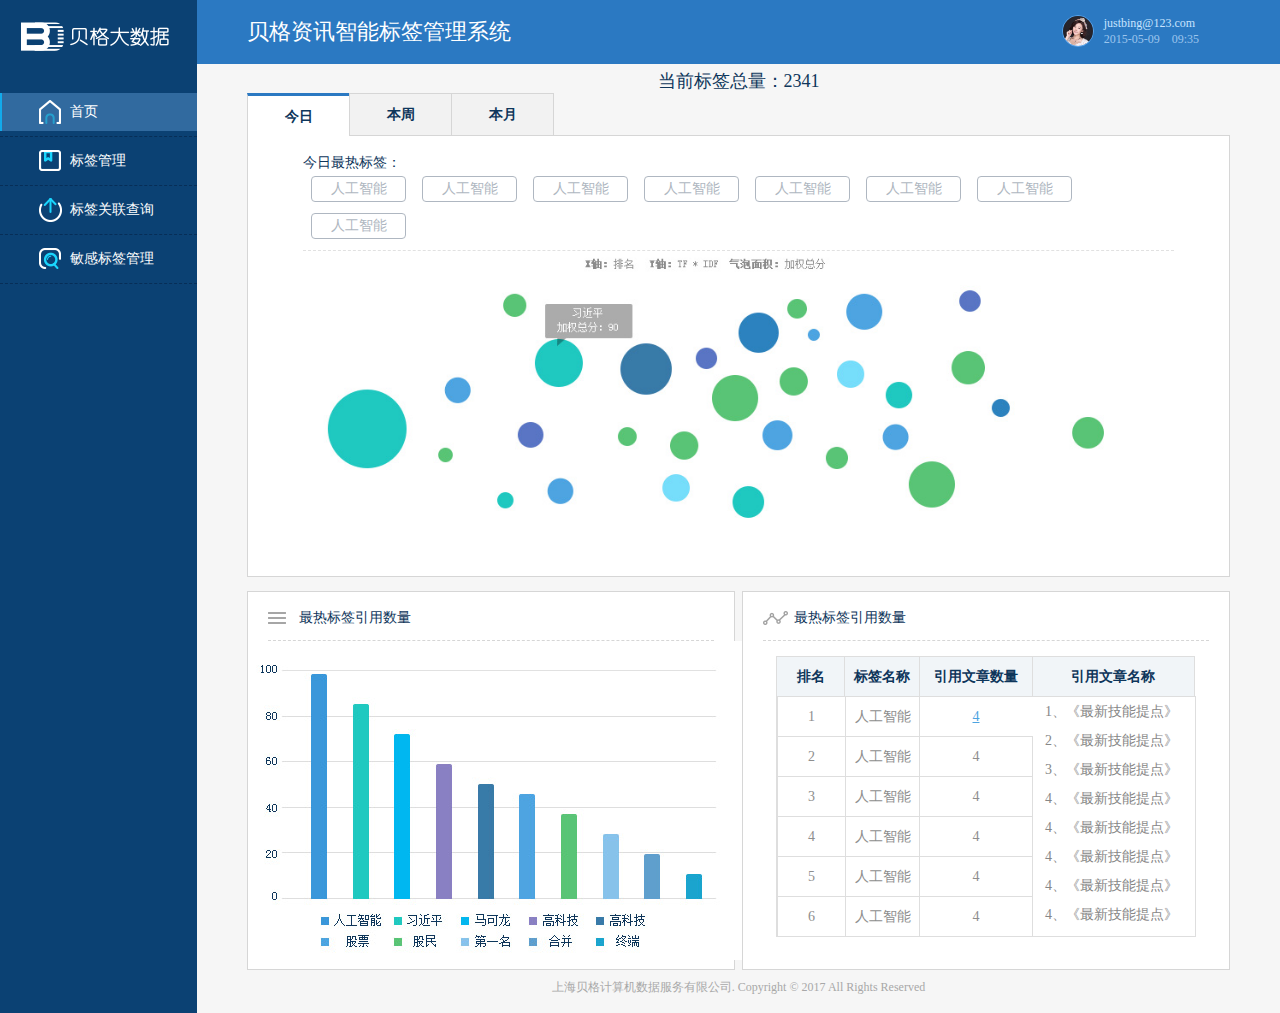
<file: index.html>
<!DOCTYPE html>
<html>
<head lang="en">
    <meta charset="UTF-8">
    <title></title>
    <link rel="stylesheet" href="css/reset.css"/>
    <link rel="stylesheet" href="css/index.css"/>
    <script src="js/jQuery.1.8.2.min.js"></script>
    <script src="js/nw-scroll.min.js"></script>
</head>
<style>
    .index_table tr td, .index_table tr th{
        box-sizing:border-box;
        -moz-box-sizing:border-box; /* Firefox */
        -webkit-box-sizing:border-box; /* Safari */
    }
    #header{
        position: absolute;
        width: 100%;
        top: 0;
        z-index: 1000;
        left: -1px;
    }

</style>
<body>
    <div class="left">
        <div class="logo"><img src="images/logo.png" alt=""/></div>
        <div id="menu">
            <ul>
                <li>
                    <a class="left_active" href="#">首页</a>
                </li>
                <li>
                    <a href="management.html">标签管理</a>
                    <ul>
                        <li><a href="#">未审核标签</a></li>
                    </ul>
                </li>
                <li>
                    <a href="labelAssociated.html">标签关联查询</a>
                </li>
                <li>
                    <a href="sensitiveLabel.html">敏感标签管理</a>
                </li>
            </ul>
        </div>
    </div>
    <div class="right">
        <div class="header">
            <div class="header_left">贝格资讯智能标签管理系统</div>
            <div class="header_right">
                <div class="img"><img src="images/img.jpg" alt=""/></div>
                <div class="name">
                    <p>justbing@123.com</p>
                    <p>2015-05-09　09:35</p>
                </div>
            </div>
        </div>

        <div class="total_label">当前标签总量：<span>2341</span></div>
        <div class="wrapper_right">
            <ul class="tabs clearfix" id="tabs">
                <li class="active">今日</li>
                <li>本周</li>
                <li>本月</li>
            </ul>
            <div class="cont">
                <div class="hot_label clearfix">
                    <span>今日最热标签：</span>
                    <ul>
                        <li>人工智能</li>
                        <li>人工智能</li>
                        <li>人工智能</li>
                        <li>人工智能</li>
                        <li>人工智能</li>
                        <li>人工智能</li>
                        <li>人工智能</li>
                        <li>人工智能</li>
                    </ul>
                </div>
                <div class="chart"><img src="images/index_01.jpg" alt=""/></div>
            </div>

            <div class="clearfix">
                <div class="mosthotlabel">
                    <h6>最热标签引用数量</h6>
                    <div class="chart02">
                        <img src="images/index_02.jpg" alt=""/>
                    </div>
                </div>
                <div class="mosthotlabel">
                    <h6>最热标签引用数量</h6>
                    <div class="index_table" id="thead" style="min-width: 395px;border-left: 1px solid #dedede;position: relative;overflow-y: scroll;overflow-x: hidden;height: 281px;" onscroll="myFunction()">

                        <div>
                        <table style="margin-top: 40px">
                            <thead id="header">
                            <tr style="width: 100%;">
                                <th id="one01">排名</th>
                                <th id="two01">标签名称</th>
                                <th id="three01">引用文章数量</th>
                                <th id="four01">引用文章名称</th>
                            </tr>
                            </thead>
                            <tbody style="margin-top: 41px;">
                            <tr>
                                <td id="one02" style="min-width: 40px;">1</td>
                                <td id="two02" style="min-width: 74px;">人工智能</td>
                                <td id="three02" class="hover number" style="min-width: 113px;"><a href="javascript:;">4</a></td>
                                <td rowspan="6" style="min-width: 163px;" id="articleName"></td>
                            </tr>
                            <tr>
                                <td style="width:  70px;">2</td>
                                <td>人工智能</td>
                                <td class="number"><a href="javascript:;">4</a></td>

                            </tr>
                            <tr>
                                <td style="width:  70px;">3</td>
                                <td>人工智能</td>
                                <td class="number"><a href="javascript:;">4</a></td>

                            </tr>
                            <tr>
                                <td style="width:  70px;">4</td>
                                <td>人工智能</td>
                                <td class="number"><a href="javascript:;">4</a></td>

                            </tr>
                            <tr>
                                <td style="width:  70px;">5</td>
                                <td>人工智能</td>
                                <td class="number"><a href="javascript:;">4</a></td>

                            </tr>
                            <tr>
                                <td style="width:  70px;">6</td>
                                <td>人工智能</td>
                                <td class="number"><a href="javascript:;">4</a></td>

                            </tr>
                            <tr>
                                <td style="width:  70px;">5</td>
                                <td>人工智能</td>
                                <td class="number"><a href="javascript:;">4</a></td>

                            </tr>
                            <tr>
                                <td style="width:  70px;">6</td>
                                <td>人工智能</td>
                                <td class="number"><a href="javascript:;">4</a></td>

                            </tr>
                            <tr>
                                <td style="width:  70px;">5</td>
                                <td>人工智能</td>
                                <td class="number"><a href="javascript:;">4</a></td>

                            </tr>
                            <tr>
                                <td style="width:  70px;">6</td>
                                <td>人工智能</td>
                                <td class="number"><a href="javascript:;">4</a></td>

                            </tr>
                            <tr>
                                <td style="width:  70px;">5</td>
                                <td>人工智能</td>
                                <td class="number"><a href="javascript:;">4</a></td>

                            </tr>
                            <tr>
                                <td style="width:  70px;">6</td>
                                <td>人工智能</td>
                                <td class="number"><a href="javascript:;">4</a></td>

                            </tr>
                            </tbody>
                        </table>

                        <div class="articles" id="articles">
                                <div style="height: 239px;overflow: hidden;width: 100%;">
                                    <div id="cn1">
                                        <p>1、《最新技能提点》</p>
                                        <p>2、《最新技能提点》</p>
                                        <p>3、《最新技能提点》</p>
                                        <p>4、《最新技能提点》</p>
                                        <p>4、《最新技能提点》</p>
                                        <p>4、《最新技能提点》</p>
                                        <p>4、《最新技能提点》</p>
                                        <p>4、《最新技能提点》</p>
                                        <p>4、《最新技能提点》</p>
                                        <p>4、《最新技能提点》</p>
                                        <p>11、《最新技能提点》</p>
                                    </div>
                                </div>
                            </div>
                        </div>


                    </div>
                </div>

            </div>
        </div>

        <div class="footer02">上海贝格计算机数据服务有限公司. Copyright © 2017  All Rights Reserved</div>
    </div>
</body>
</html>


<script>
//    左侧菜单
//    $(document).ready(function(){
//
////点击a的时候
//        $("#menu").on("click","li a",function(e){
//            var $this=$(this);
//            $("#menu a").removeClass("left_active");
//            $(this).addClass("left_active");
//
//            //判断点击的那个 里面的ul是否显示
//            var subUl=$this.next();  //子菜单
//            if(subUl.is("ul") && subUl.is(":visible")){   //有子菜单，并且是可见的
//                subUl.slideUp(300);  //收起
//            }else if(subUl.is("ul") && !subUl.is(":visible")){  //有子菜单，并且是 不可见的
//                //找到可见的收起
//                var parent=$this.parents("ul").first();
//                parent.find("ul:visible").slideUp(300,function(){
//                    $(this).siblings("a").removeClass("left_active");
//                });
//                subUl.slideDown(300);
//            }else if(!subUl){
//                e.preventDefault();
//            }
//
//        })
//
//    });
//    左侧菜单结束
//滚动条
function sss(id){
    return document.getElementById(id)
}
//var scrolls = nw.scroll(sss("cn1"), {
//    yShow: true,
//    xShow: false,
//    autoHide: false
//});

$(function(){
    window.onload=window.onresize=function(){
        $("#articles").width($("#articleName").width());
        $("#one01").width($("#one02").width()+1);
        $("#two01").width($("#two02").width()+1);
        $("#three01").width($("#three02").width()+1);
        $("#four01").width($("#articleName").width()+1);
       // scrolls.refresh();
        //********************************************************左侧高度
        $(".left").height($(".right").height());


        var screenW=document.documentElement.clientWidth;
        $(".right").width(screenW-197);


    };
    //********************************************************鼠标经过
    $(".number").hover(function(){
        $(".number").removeClass("hover");
       $(this).addClass("hover");
    });
    //********************************************************今日/本周/本月
    $("#tabs li").click(function(){
        if($(this).index()!=5){
            $(this).addClass("active").siblings().removeClass("active");
        }
    });



})

function myFunction() {
    $("#header").css("top",$("#thead").scrollTop())
}

</script>
</file>
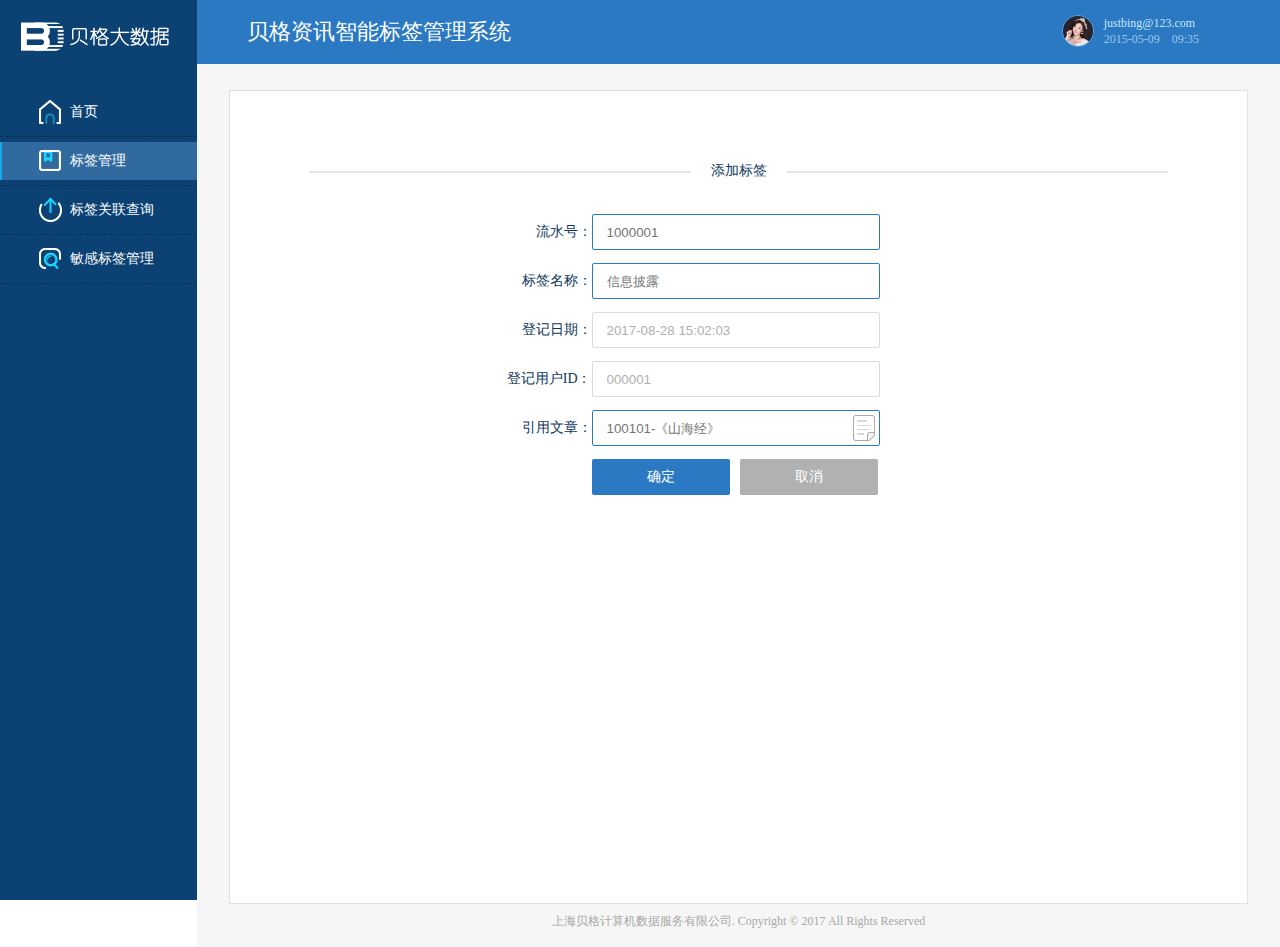
<file: addTags.html>
<!DOCTYPE html>
<html>
<head lang="en">
    <meta charset="UTF-8">
    <title></title>
    <link rel="stylesheet" href="css/reset.css"/>
    <link rel="stylesheet" href="css/management.css"/>
    <script src="js/jQuery.1.8.2.min.js"></script>
    <script src="js/nw-scroll.min.js"></script>
</head>
<body>
<!--模态层-->
<div class="model"></div>
<div class="article_table">
    <div class="close">×</div>
    <div class="article_table_til clearfix">
        <span>文章查找：</span>
        <div class="search_btn">
            <input type="text"/>
            <div><span>搜索</span></div>
        </div>
    </div>

    <div class="article_search_result">
        <div class="thead clearfix" id="thead">
            <div style="position: absolute;top: 0;z-index: 100;">
                <span style="width:  50px;"></span>
                <span>文章编号</span>
                <span>引用文章名称</span>
                <span>登记日期</span>
            </div>
        </div>

        <div class="table">
            <table id="cn2">
                <tbody>
                <tr id="table">
                    <td style="width: 50px;"><input class="radio" type="radio" name="article"/></td>
                    <td>00014458</td>
                    <td>《引用文章名称》</td>
                    <td><span>2016-05-18 15：:0:03</span></td>
                </tr>
                <tr>
                    <td><input class="radio" type="radio" name="article"/></td>
                    <td>00014458</td>
                    <td>《引用文章名称》</td>
                    <td><span>2016-05-18 15：:0:03</span></td>
                </tr>
                <tr class="radio_active">
                    <td><input class="radio" type="radio" name="article" checked/></td>
                    <td>00014458</td>
                    <td>《引用文章名称》</td>
                    <td><span>2016-05-18 15：:0:03</span></td>
                </tr>
                <tr>
                    <td><input class="radio" type="radio" name="article"/></td>
                    <td>00014458</td>
                    <td>《引用文章名称》</td>
                    <td><span>2016-05-18 15：:0:03</span></td>
                </tr>
                <tr>
                    <td><input class="radio" type="radio" name="article"/></td>
                    <td>00014458</td>
                    <td>《引用文章名称》</td>
                    <td><span>2016-05-18 15：:0:03</span></td>
                </tr>
                <tr>
                    <td><input class="radio" type="radio" name="article"/></td>
                    <td>00014458</td>
                    <td>《引用文章名称》</td>
                    <td><span>2016-05-18 15：:0:03</span></td>
                </tr>
                <tr>
                    <td><input class="radio" type="radio" name="article"/></td>
                    <td>00014458</td>
                    <td>《引用文章名称》</td>
                    <td><span>2016-05-18 15：:0:03</span></td>
                </tr>
                <tr>
                    <td><input class="radio" type="radio" name="article"/></td>
                    <td>00014458</td>
                    <td>《引用文章名称》</td>
                    <td><span>2016-05-18 15：:0:03</span></td>
                </tr>
                </tbody>
            </table>
        </div>
    </div>

    <div class="article_search_btn">
        <span>保存</span>
        <span>取消</span>
    </div>
</div>
<!--模态层结束-->
    <div class="left" id="left">
        <div class="logo"><img src="images/logo.png" alt=""/></div>
        <div id="menu">
            <ul>
                <li>
                    <a href="index.html">首页</a>
                </li>
                <li>
                    <a  class="left_active" href="management.html">标签管理</a>
                    <ul>
                        <li><a href="#">未审核标签</a></li>
                    </ul>
                </li>
                <li>
                    <a href="labelAssociated.html">标签关联查询</a>
                </li>
                <li>
                    <a href="sensitiveLabel.html">敏感标签管理</a>
                </li>
            </ul>
        </div>
    </div>
    <div class="right" id="right">
        <div class="header">
            <div class="header_left">贝格资讯智能标签管理系统</div>
            <div class="header_right">
                <div class="img"><img src="images/img.jpg" alt=""/></div>
                <div class="name">
                    <p>justbing@123.com</p>
                    <p>2015-05-09　09:35</p>
                </div>
            </div>
        </div>

        <div class="management addTags">
            <div class="addTags_til">
                <span>添加标签</span>
            </div>

            <div class="tags_cont">
                <ul>
                    <li>
                        <span>流水号：</span>
                        <div><input type="text" placeholder="1000001"/></div>
                    </li>
                    <li>
                        <span>标签名称：</span>
                        <div><input type="text" placeholder="信息披露"/></div>
                    </li>
                    <li>
                        <span>登记日期：</span>
                        <div class="disabled"><input type="text" value="2017-08-28 15:02:03" disabled="disabled"/></div>
                    </li>
                    <li>
                        <span>登记用户ID：</span>
                        <div class="disabled"><input type="text" value="000001" disabled="disabled"/></div>
                    </li>
                    <li>
                        <span>引用文章：</span>
                        <div class="art" id="art"><input type="text" placeholder="100101-《山海经》"/></div>
                    </li>
                    <li>
                        <span></span>
                        <div class="tags_btn"><a href="javascript:;">确定</a><a href="javascript:;">取消</a></div>
                    </li>
                </ul>
            </div>

        </div>

        <div class="footer02">上海贝格计算机数据服务有限公司. Copyright © 2017  All Rights Reserved</div>
    </div>
</body>
</html>


<script>

    function sss(id){
        return document.getElementById(id)
    }

    function spanWidth(){
        $("#thead span").each(function(){
            var i=$(this).index();
            $(this).width($("#table td").eq(i).width()+1)
        });
        $("#thead span:last").width($("#table td:last").find("span").width());
    }


$(function(){
    //********************************************************左侧高度
    var screenH=document.documentElement.clientHeight;
    $(".left").css("min-height",screenH);

    function getHeight() {
        if (sss("left").offsetHeight>=sss("right").offsetHeight){
            sss("right").style.height=sss("left").offsetHeight + "px";
        }
        else{
            sss("left").style.height=sss("right").offsetHeight + "px";
        }
    }
    window.onload = function() {
        getHeight();
    };

    //*************************************************************点击引用文章

    $("#art").click(function(){
        $(".model").show();
        $(".article_table").show();
        spanWidth();
        scrolls.refresh();
    });

    //*************************************************************点击关闭按钮
    $(".close").click(function(){
        $(".model").hide();
        $(".article_table").hide();

    });

   //****************************************弹框表格
    var scrolls = nw.scroll(sss("cn2"), {
        yShow: true,
        xShow: false,
        autoHide: false
    });

        window.onload=window.onresize=function(){
            spanWidth();
        };

    //****************************************点击radio
    $(".radio").click(function(){
        $('#cn2 tr').removeClass("radio_active");
        $(".radio").each(function(){
            if($(this).is(":checked")){
                $(this).parents("tr").addClass("radio_active");
            }
        })

    })



});

</script>
</file>
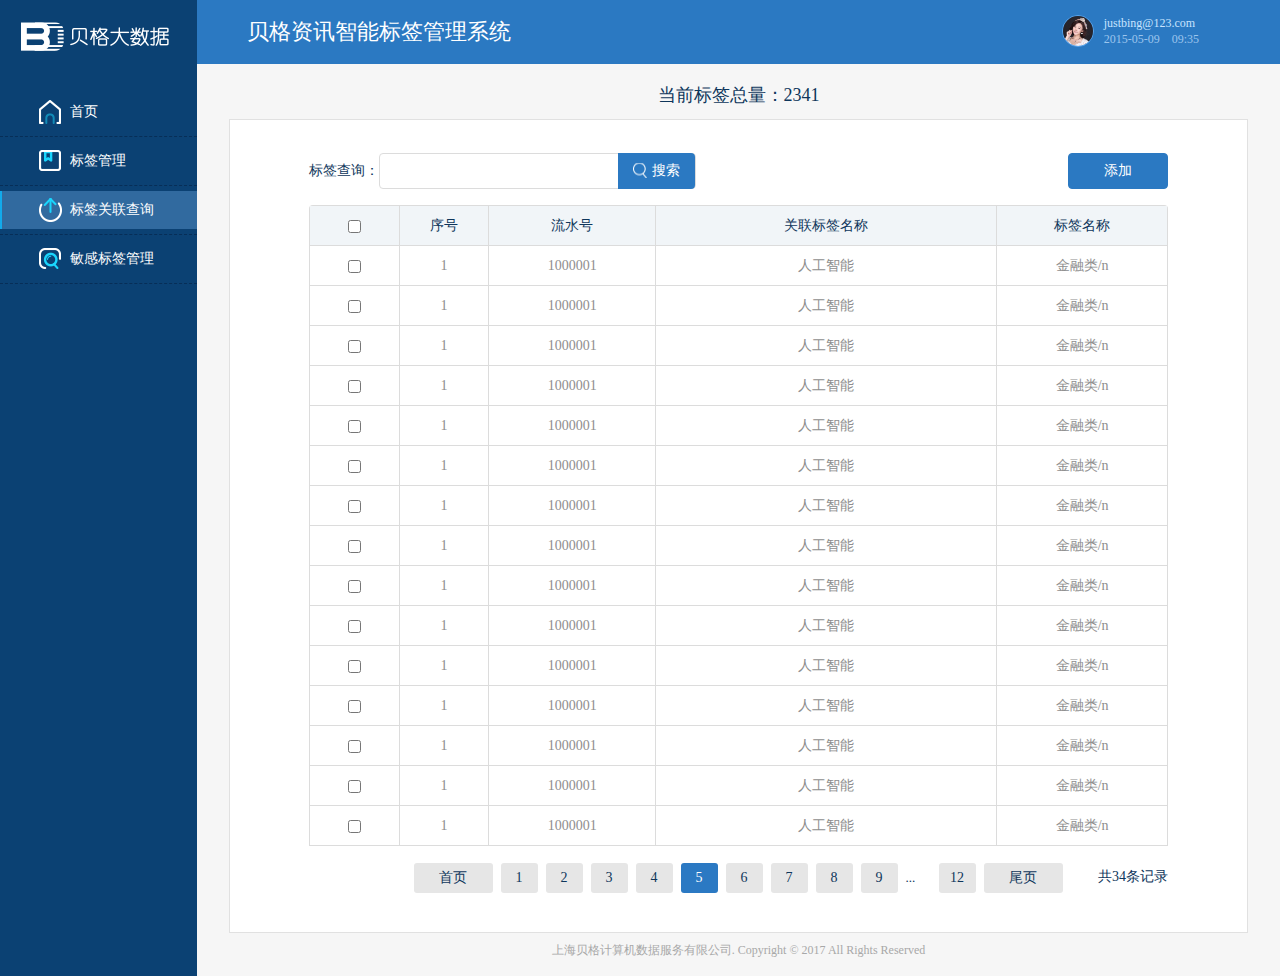
<file: labelAssociated.html>
<!DOCTYPE html>
<html>
<head lang="en">
    <meta charset="UTF-8">
    <title></title>
    <link rel="stylesheet" href="css/reset.css"/>
    <link rel="stylesheet" href="css/management.css"/>
    <script src="js/jQuery.1.8.2.min.js"></script>
    <script src="js/nw-scroll.min.js"></script>
</head>

<body>
<!--模态层-->
<div class="model"></div>
<div class="article_table bounced_label_name">
    <div class="close">×</div>

    <div class="labelName clearfix">
        <span>标签名称：</span>
        <div><input id="labelName" type="text" placeholder="人工标签"/></div>
    </div>

    <div class="promptName">
        <div id="cn3">
            <table>
                <tbody>
                <tr>
                    <td>00014458</td>
                    <td>人工智能</td>
                </tr>
                <tr>
                    <td>00014458</td>
                    <td>人工智能</td>
                </tr>
                <tr>
                    <td>00014458</td>
                    <td>人工智能</td>
                </tr>
                <tr>
                    <td>00014458</td>
                    <td>人工智能</td>
                </tr>
                <tr>
                    <td>00014458</td>
                    <td>人工智能</td>
                </tr>
                <tr>
                    <td>00014458</td>
                    <td>人工智能</td>
                </tr>
                <tr>
                    <td>00014458</td>
                    <td>人工智能</td>
                </tr>
                <tr>
                    <td>00014458</td>
                    <td>人工智能</td>
                </tr>
                <tr>
                    <td>00014458</td>
                    <td>人工智能</td>
                </tr>
                <tr>
                    <td>00014458</td>
                    <td>人工智能</td>
                </tr>
                <tr>
                    <td>00014458</td>
                    <td>人工智能</td>
                </tr>
                </tbody>
            </table>
        </div>

    </div>

    <div class="article_search_btn">
        <span>保存</span>
        <span>取消</span>
    </div>
</div>
<!--模态层结束-->
    <div class="left">
        <div class="logo"><img src="images/logo.png" alt=""/></div>
        <div id="menu">
            <ul>
                <li>
                    <a href="index.html">首页</a>
                </li>
                <li>
                    <a href="management.html">标签管理</a>
                    <ul>
                        <li><a href="#">未审核标签</a></li>
                    </ul>
                </li>
                <li>
                    <a href="#"  class="left_active">标签关联查询</a>
                </li>
                <li>
                    <a href="sensitiveLabel.html">敏感标签管理</a>
                </li>
            </ul>
        </div>
    </div>
    <div class="right">
        <div class="header">
            <div class="header_left">贝格资讯智能标签管理系统</div>
            <div class="header_right">
                <div class="img"><img src="images/img.jpg" alt=""/></div>
                <div class="name">
                    <p>justbing@123.com</p>
                    <p>2015-05-09　09:35</p>
                </div>
            </div>
        </div>

        <div class="total_label">当前标签总量：2341</div>
        <div class="management">
            <div class="management_top clearfix">
                <div class="management_l">
                    <i>标签查询：</i>
                    <div class="search">
                        <input type="text"/><span><a>搜索</a></span>
                    </div>
                </div>
                <div class="management_r">
                    <span id="addlabel">添加</span>
                    <!--<span>删除</span>-->
                    <span style="display: none;"><a>添加</a></span>
                </div>
            </div>

            <div class="management_table">

                <table>
                    <thead>
                    <tr>
                        <th style="min-width: 40px;"><input type="checkbox"/></th>
                        <th style="min-width: 40px;">序号</th>
                        <th style="min-width: 75px;">流水号</th>
                        <th style="min-width:155px;">关联标签名称</th>
                        <th style="min-width: 77px;">标签名称</th>
                    </tr>
                    </thead>
                    <tbody>
                    <tr>
                        <td><input type="checkbox"/></td>
                        <td>1</td>
                        <td>1000001</td>
                        <td>人工智能</td>
                        <td>金融类/n</td>
                    </tr>
                    <tr>
                        <td><input type="checkbox"/></td>
                        <td>1</td>
                        <td>1000001</td>
                        <td>人工智能</td>
                        <td>金融类/n</td>
                    </tr>
                    <tr>
                        <td><input type="checkbox"/></td>
                        <td>1</td>
                        <td>1000001</td>
                        <td>人工智能</td>
                        <td>金融类/n</td>
                    </tr>
                    <tr>
                        <td><input type="checkbox"/></td>
                        <td>1</td>
                        <td>1000001</td>
                        <td>人工智能</td>
                        <td>金融类/n</td>
                    </tr>
                    <tr>
                        <td><input type="checkbox"/></td>
                        <td>1</td>
                        <td>1000001</td>
                        <td>人工智能</td>
                        <td>金融类/n</td>
                    </tr>
                    <tr>
                        <td><input type="checkbox"/></td>
                        <td>1</td>
                        <td>1000001</td>
                        <td>人工智能</td>
                        <td>金融类/n</td>
                    </tr>
                    <tr>
                        <td><input type="checkbox"/></td>
                        <td>1</td>
                        <td>1000001</td>
                        <td>人工智能</td>
                        <td>金融类/n</td>
                    </tr>
                    <tr>
                        <td><input type="checkbox"/></td>
                        <td>1</td>
                        <td>1000001</td>
                        <td>人工智能</td>
                        <td>金融类/n</td>
                    </tr>
                    <tr>
                        <td><input type="checkbox"/></td>
                        <td>1</td>
                        <td>1000001</td>
                        <td>人工智能</td>
                        <td>金融类/n</td>
                    </tr>
                    <tr>
                        <td><input type="checkbox"/></td>
                        <td>1</td>
                        <td>1000001</td>
                        <td>人工智能</td>
                        <td>金融类/n</td>
                    </tr>
                    <tr>
                        <td><input type="checkbox"/></td>
                        <td>1</td>
                        <td>1000001</td>
                        <td>人工智能</td>
                        <td>金融类/n</td>
                    </tr>
                    <tr>
                        <td><input type="checkbox"/></td>
                        <td>1</td>
                        <td>1000001</td>
                        <td>人工智能</td>
                        <td>金融类/n</td>
                    </tr>
                    <tr>
                        <td><input type="checkbox"/></td>
                        <td>1</td>
                        <td>1000001</td>
                        <td>人工智能</td>
                        <td>金融类/n</td>
                    </tr>
                    <tr>
                        <td><input type="checkbox"/></td>
                        <td>1</td>
                        <td>1000001</td>
                        <td>人工智能</td>
                        <td>金融类/n</td>
                    </tr>
                    <tr>
                        <td><input type="checkbox"/></td>
                        <td>1</td>
                        <td>1000001</td>
                        <td>人工智能</td>
                        <td>金融类/n</td>
                    </tr>
                    </tbody>
                </table>

            </div>

            <div class="pages" id="pages">
                <ul class="clearfix">
                    <li class="tohomePage">首页</li>
                    <li>1</li>
                    <li>2</li>
                    <li>3</li>
                    <li>4</li>
                    <li class="pages_active">5</li>
                    <li>6</li>
                    <li>7</li>
                    <li>8</li>
                    <li>9</li>
                    <li class="ellipsis">...</li>
                    <li>12</li>
                    <li class="tolastPage">尾页</li>
                </ul>
            </div>

            <div class="total_record">共34条记录</div>
        </div>

        <div class="footer02">上海贝格计算机数据服务有限公司. Copyright © 2017  All Rights Reserved</div>
    </div>
</body>
</html>


<script>


$(function(){

    function sss(id){
        return document.getElementById(id)
    }
    //********************************************************左侧高度
    var screenH=document.documentElement.clientHeight;
    $(".left").height($(".right").height());
    $(".left").css("min-height",screenH);

    //********************************************************分页按钮点击
    $("#pages li").click(function(){
        if(!$(this).hasClass("ellipsis")){
            $(this).addClass("pages_active").siblings().removeClass("pages_active");
        }
    });
    //********************************************************弹框，输入标签名称出提示

    $("#labelName").focus(function(){
        $(this).parent("div").css("border-color","#2979c2");
    });

    $("#labelName").keyup(function(){
        if($(this).val()=="人工"){
            $(".promptName").show();
            scrolls.refresh();
        }
        if($(this).val()==""){
            $(".promptName").hide();
        }
    });

    //****************************************弹框提示内容
    var scrolls = nw.scroll(sss("cn3"), {
        yShow: true,
        xShow: false,
        autoHide: false
    });

    //****************************************点击添加标签
    $("#addlabel").click(function(){
        $(".bounced_label_name").show();
        $(".model").show();
    });
    $(".close").click(function(){
        $(".bounced_label_name").hide();
        $(".model").hide();
    })
})
</script>
</file>
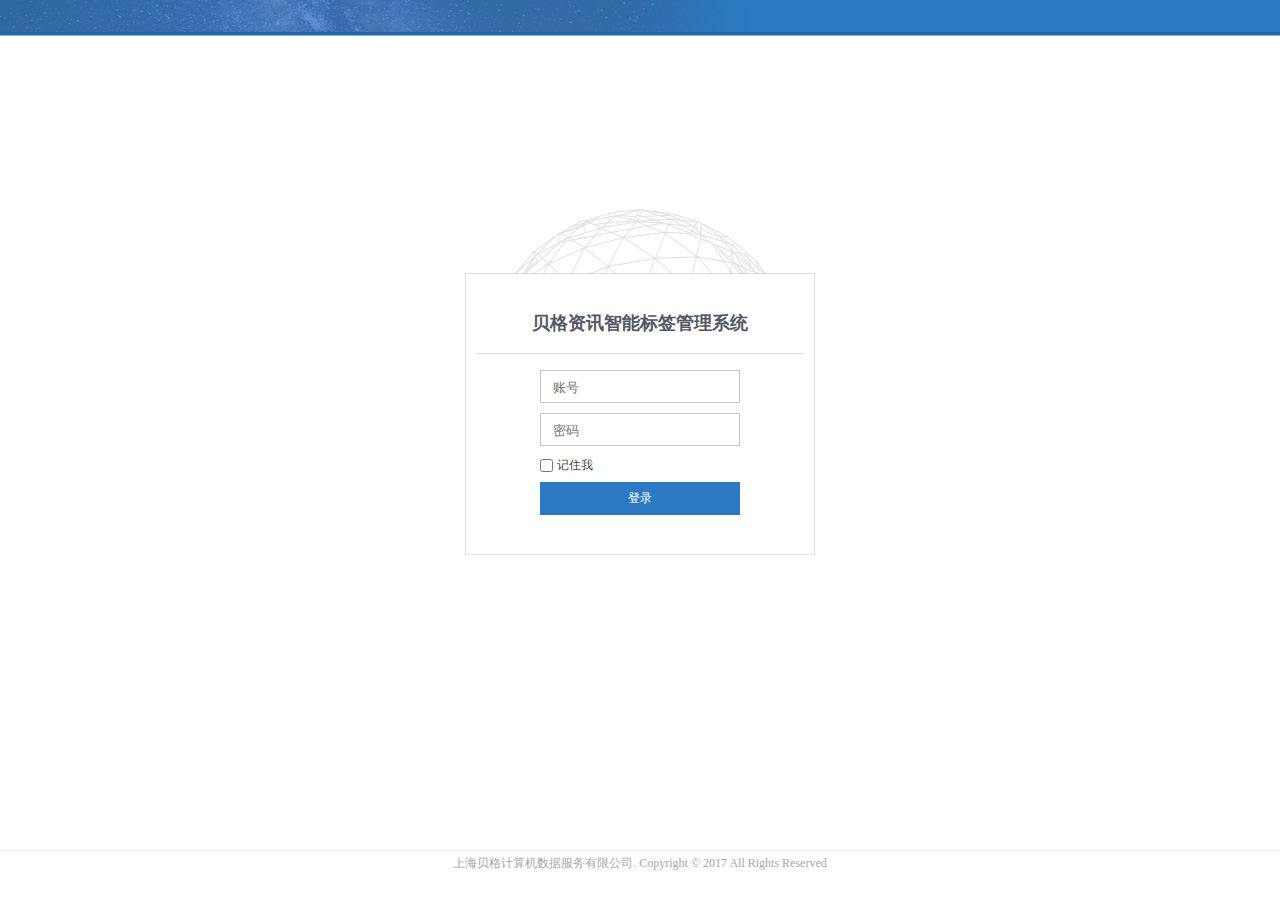
<file: login.html>
<!DOCTYPE html>
<html>
<head lang="en">
    <meta charset="UTF-8">
    <title></title>
    <link rel="stylesheet" href="css/reset.css"/>
    <link rel="stylesheet" href="css/login.css"/>
    <script src="js/jQuery.1.8.2.min.js"></script>
</head>
<body>
<div class="login_top"></div>

<div class="login_label">
    <div class="login_bg"></div>
    <h6>贝格资讯智能标签管理系统</h6>
    <ul id="login_label">
        <li><input type="text" placeholder="账号"/></li>
        <li><input type="text" placeholder="密码"/></li>
        <div class="remindme"><input type="checkbox"/><span>记住我</span></div>
        <li class="login_btn"><span>登录</span></li>
    </ul>
</div>

<div class="footer">上海贝格计算机数据服务有限公司. Copyright © 2017  All Rights Reserved</div>
</body>
</html>
<script>
    $(function(){
        $("#login_label input").focus(function(){
            $(this).parents("li").css("border-color","#2b79c3");
        }).blur(function(){
            $(this).parents("li").css("border-color","#c9c9c9");

        })
    })
</script>
</file>
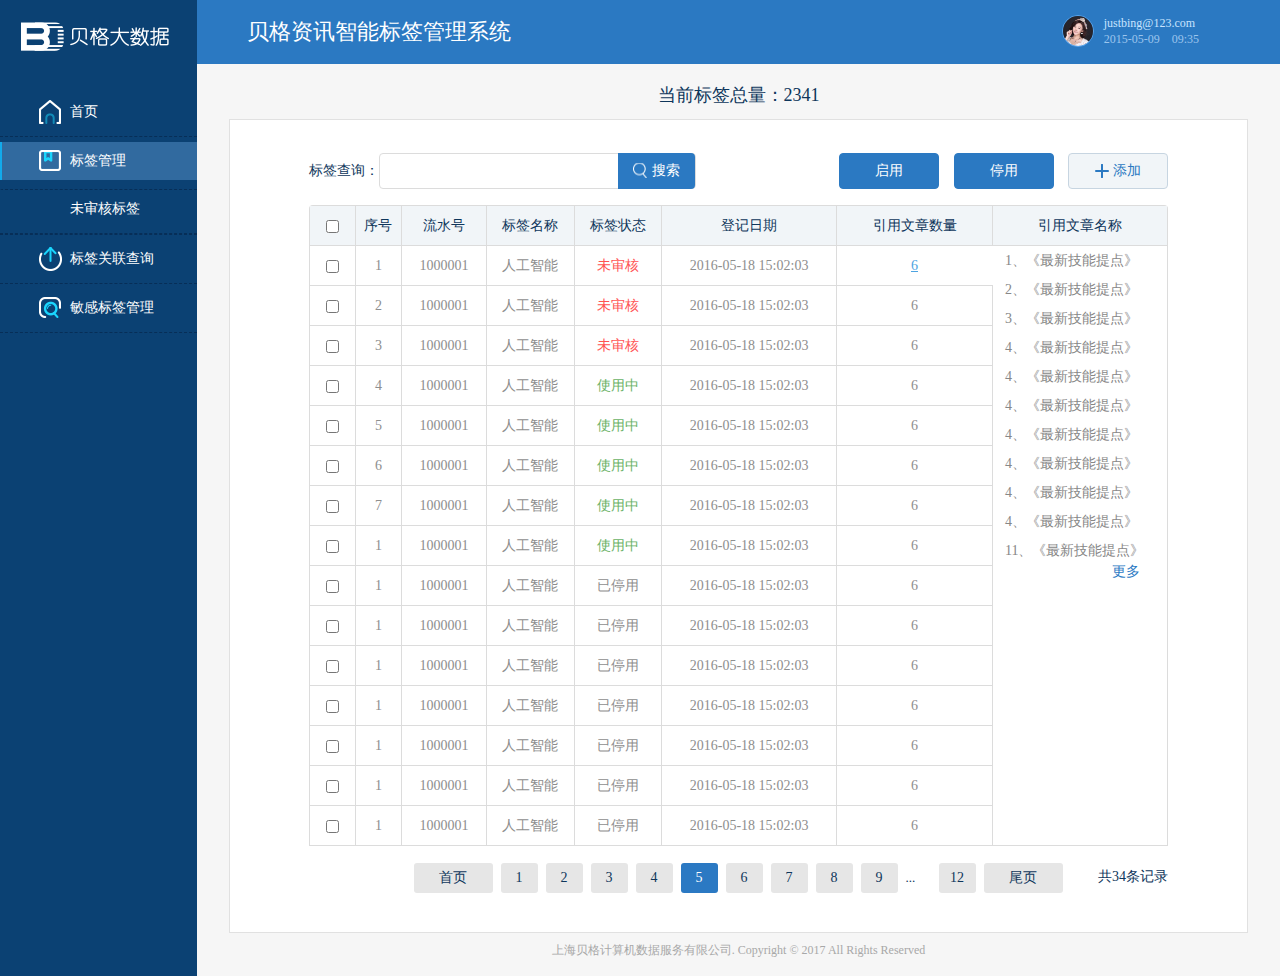
<file: management.html>
<!DOCTYPE html>
<html>
<head lang="en">
    <meta charset="UTF-8">
    <title></title>
    <link rel="stylesheet" href="css/reset.css"/>
    <link rel="stylesheet" href="css/management.css"/>
    <script src="js/jQuery.1.8.2.min.js"></script>
    <script src="js/nw-scroll.min.js"></script>
</head>
<body>
    <div class="left">
        <div class="logo"><img src="images/logo.png" alt=""/></div>
        <div id="menu">
            <ul>
                <li>
                    <a href="index.html">首页</a>
                </li>
                <li>
                    <a  class="left_active" href="#">标签管理</a>
                    <ul style="display: block;">
                        <li><a href="notAudit.html">未审核标签</a></li>
                    </ul>
                </li>
                <li>
                    <a href="labelAssociated.html">标签关联查询</a>
                </li>
                <li>
                    <a href="sensitiveLabel.html">敏感标签管理</a>
                </li>
            </ul>
        </div>
    </div>
    <div class="right">
        <div class="header">
            <div class="header_left">贝格资讯智能标签管理系统</div>
            <div class="header_right">
                <div class="img"><img src="images/img.jpg" alt=""/></div>
                <div class="name">
                    <p>justbing@123.com</p>
                    <p>2015-05-09　09:35</p>
                </div>
            </div>
        </div>

        <div class="total_label">当前标签总量：2341</div>
        <div class="management">
            <div class="management_top clearfix">
                <div class="management_l">
                    <i>标签查询：</i>
                    <div class="search">
                        <input type="text"/><span><a>搜索</a></span>
                    </div>
                </div>
                <div class="management_r">
                    <span>启用</span>
                    <span>停用</span>
                    <span onClick="window.open('addTags.html','_self')"><a>添加</a></span>
                </div>
            </div>

            <div class="management_table" style="min-width: 768px;">
                <div class="articlesName" id="articlesName">
                    <div>
                        <p>1、《最新技能提点》</p>
                        <p>2、《最新技能提点》</p>
                        <p>3、《最新技能提点》</p>
                        <p>4、《最新技能提点》</p>
                        <p>4、《最新技能提点》</p>
                        <p>4、《最新技能提点》</p>
                        <p>4、《最新技能提点》</p>
                        <p>4、《最新技能提点》</p>
                        <p>4、《最新技能提点》</p>
                        <p>4、《最新技能提点》</p>
                        <p>11、《最新技能提点》</p>
                    </div>
                    <div class="more"><a href="referenceArticle.html">更多</a></div>
                </div>

                <table>
                    <thead>
                    <tr>
                        <th style="min-width: 40px;"><input type="checkbox"/></th>
                        <th style="min-width: 40px;">序号</th>
                        <th style="min-width: 75px;">流水号</th>
                        <th style="min-width: 77px;">标签名称</th>
                        <th style="min-width: 77px;">标签状态</th>
                        <th style="min-width:155px;">登记日期</th>
                        <th style="min-width: 138px;">引用文章数量</th>
                        <th id="names" style="min-width: 155px;">引用文章名称</th>
                    </tr>
                    </thead>
                    <tbody>
                    <tr>
                        <td><input type="checkbox"/></td>
                        <td>1</td>
                        <td>1000001</td>
                        <td>人工智能</td>
                        <td class="red">未审核</td>
                        <td>2016-05-18 15:02:03</td>
                        <td class="number hover"><a href="javascript:;">6</a></td>
                        <td rowspan="15"></td>
                    </tr>
                    <tr>
                        <td><input type="checkbox"/></td>
                        <td>2</td>
                        <td>1000001</td>
                        <td>人工智能</td>
                        <td class="red">未审核</td>
                        <td>2016-05-18 15:02:03</td>
                        <td class="number"><a href="javascript:;">6</a></td>
                    </tr>
                    <tr>
                        <td><input type="checkbox"/></td>
                        <td>3</td>
                        <td>1000001</td>
                        <td>人工智能</td>
                        <td class="red">未审核</td>
                        <td>2016-05-18 15:02:03</td>
                        <td class="number"><a href="javascript:;">6</a></td>
                    </tr>
                    <tr>
                        <td><input type="checkbox"/></td>
                        <td>4</td>
                        <td>1000001</td>
                        <td>人工智能</td>
                        <td class="green">使用中</td>
                        <td>2016-05-18 15:02:03</td>
                        <td class="number"><a href="javascript:;">6</a></td>
                    </tr>
                    <tr>
                        <td><input type="checkbox"/></td>
                        <td>5</td>
                        <td>1000001</td>
                        <td>人工智能</td>
                        <td class="green">使用中</td>
                        <td>2016-05-18 15:02:03</td>
                        <td class="number"><a href="javascript:;">6</a></td>
                    </tr>
                    <tr>
                        <td><input type="checkbox"/></td>
                        <td>6</td>
                        <td>1000001</td>
                        <td>人工智能</td>
                        <td class="green">使用中</td>
                        <td>2016-05-18 15:02:03</td>
                        <td class="number"><a href="javascript:;">6</a></td>
                    </tr>
                    <tr>
                        <td><input type="checkbox"/></td>
                        <td>7</td>
                        <td>1000001</td>
                        <td>人工智能</td>
                        <td class="green">使用中</td>
                        <td>2016-05-18 15:02:03</td>
                        <td class="number"><a href="javascript:;">6</a></td>
                    </tr>
                    <tr>
                        <td><input type="checkbox"/></td>
                        <td>1</td>
                        <td>1000001</td>
                        <td>人工智能</td>
                        <td class="green">使用中</td>
                        <td>2016-05-18 15:02:03</td>
                        <td class="number"><a href="javascript:;">6</a></td>
                    </tr>
                    <tr>
                        <td><input type="checkbox"/></td>
                        <td>1</td>
                        <td>1000001</td>
                        <td>人工智能</td>
                        <td>已停用</td>
                        <td>2016-05-18 15:02:03</td>
                        <td class="number"><a href="javascript:;">6</a></td>
                    </tr>
                    <tr>
                        <td><input type="checkbox"/></td>
                        <td>1</td>
                        <td>1000001</td>
                        <td>人工智能</td>
                        <td>已停用</td>
                        <td>2016-05-18 15:02:03</td>
                        <td class="number"><a href="javascript:;">6</a></td>
                    </tr>
                    <tr>
                        <td><input type="checkbox"/></td>
                        <td>1</td>
                        <td>1000001</td>
                        <td>人工智能</td>
                        <td>已停用</td>
                        <td>2016-05-18 15:02:03</td>
                        <td class="number"><a href="javascript:;">6</a></td>
                    </tr>
                    <tr>
                        <td><input type="checkbox"/></td>
                        <td>1</td>
                        <td>1000001</td>
                        <td>人工智能</td>
                        <td>已停用</td>
                        <td>2016-05-18 15:02:03</td>
                        <td class="number"><a href="javascript:;">6</a></td>
                    </tr>
                    <tr>
                        <td><input type="checkbox"/></td>
                        <td>1</td>
                        <td>1000001</td>
                        <td>人工智能</td>
                        <td>已停用</td>
                        <td>2016-05-18 15:02:03</td>
                        <td class="number"><a href="javascript:;">6</a></td>
                    </tr>
                    <tr>
                        <td><input type="checkbox"/></td>
                        <td>1</td>
                        <td>1000001</td>
                        <td>人工智能</td>
                        <td>已停用</td>
                        <td>2016-05-18 15:02:03</td>
                        <td class="number"><a href="javascript:;">6</a></td>
                    </tr>
                    <tr>
                        <td><input type="checkbox"/></td>
                        <td>1</td>
                        <td>1000001</td>
                        <td>人工智能</td>
                        <td>已停用</td>
                        <td>2016-05-18 15:02:03</td>
                        <td class="number"><a href="javascript:;">6</a></td>
                    </tr>
                    </tbody>
                </table>

            </div>

            <div class="pages" id="pages">
                <ul class="clearfix">
                    <li class="tohomePage">首页</li>
                    <li>1</li>
                    <li>2</li>
                    <li>3</li>
                    <li>4</li>
                    <li class="pages_active">5</li>
                    <li>6</li>
                    <li>7</li>
                    <li>8</li>
                    <li>9</li>
                    <li class="ellipsis">...</li>
                    <li>12</li>
                    <li class="tolastPage">尾页</li>
                </ul>
            </div>

            <div class="total_record">共34条记录</div>
        </div>

        <div class="footer02">上海贝格计算机数据服务有限公司. Copyright © 2017  All Rights Reserved</div>
    </div>
</body>
</html>


<script>


$(function(){
    window.onload=window.onresize=function(){
        $("#articlesName").width($("#names").width())
    };
//    //********************************************************鼠标经过
    $(".number").hover(function(){
        $(".number").removeClass("hover");
       $(this).addClass("hover");
    });

    //********************************************************左侧高度
    var screenH=document.documentElement.clientHeight;
    $(".left").height($(".right").height());
    $(".left").css("min-height",screenH);

    //********************************************************分页按钮点击
    $("#pages li").click(function(){
        if(!$(this).hasClass("ellipsis")){
            $(this).addClass("pages_active").siblings().removeClass("pages_active");
        }
    })
})
</script>
</file>
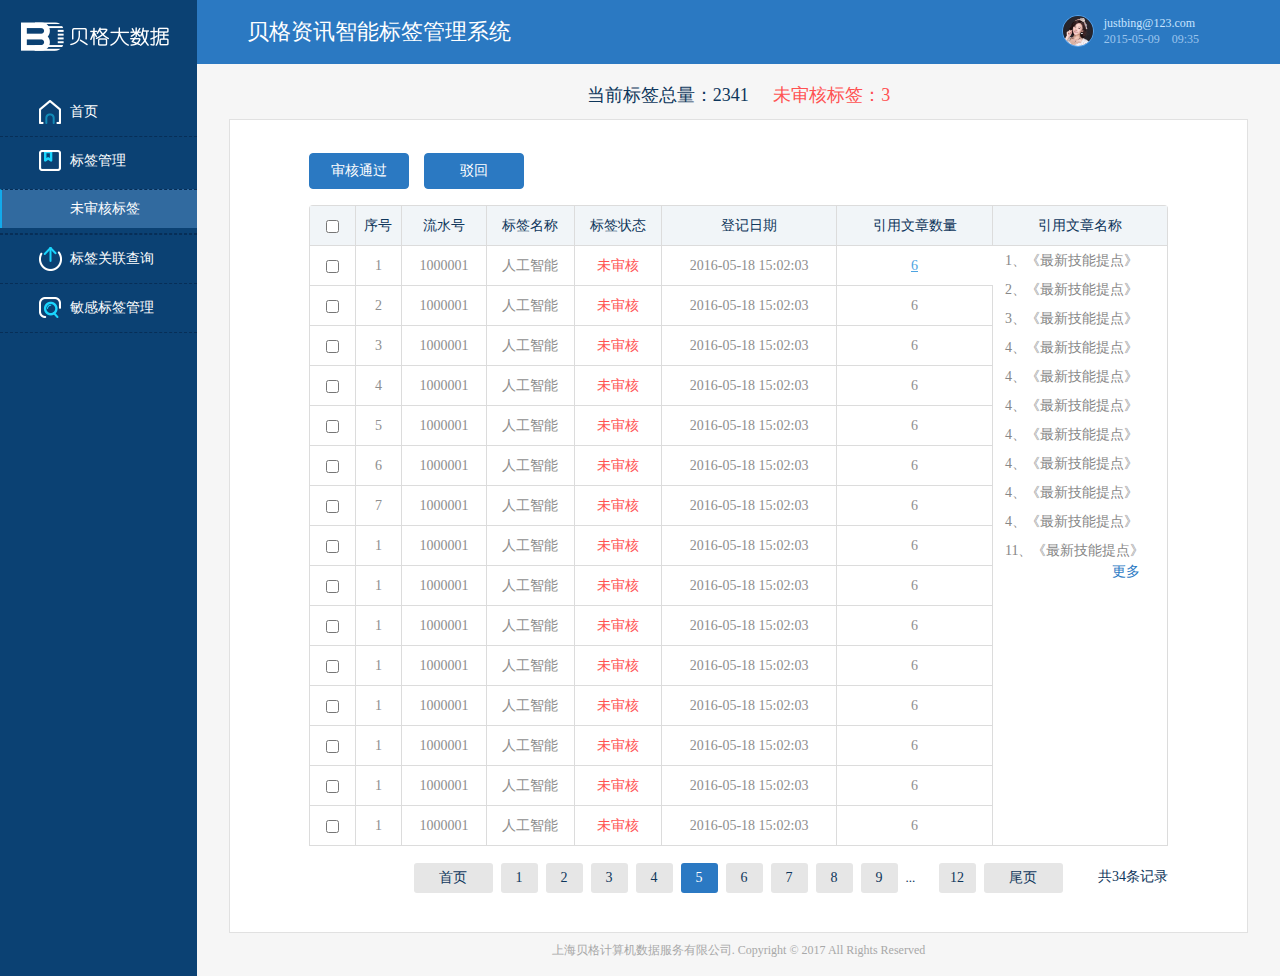
<file: notAudit.html>
<!DOCTYPE html>
<html>
<head lang="en">
    <meta charset="UTF-8">
    <title></title>
    <link rel="stylesheet" href="css/reset.css"/>
    <link rel="stylesheet" href="css/management.css"/>
    <script src="js/jQuery.1.8.2.min.js"></script>
    <script src="js/nw-scroll.min.js"></script>
</head>
<body>
    <div class="left">
        <div class="logo"><img src="images/logo.png" alt=""/></div>
        <div id="menu">
            <ul>
                <li>
                    <a href="index.html">首页</a>
                </li>
                <li>
                    <a href="management.html">标签管理</a>
                    <ul style="display: block;">
                        <li><a  class="left_active" href="notAudit.html">未审核标签</a></li>
                    </ul>
                </li>
                <li>
                    <a href="labelAssociated.html">标签关联查询</a>
                </li>
                <li>
                    <a href="sensitiveLabel.html">敏感标签管理</a>
                </li>
            </ul>
        </div>
    </div>
    <div class="right">
        <div class="header">
            <div class="header_left">贝格资讯智能标签管理系统</div>
            <div class="header_right">
                <div class="img"><img src="images/img.jpg" alt=""/></div>
                <div class="name">
                    <p>justbing@123.com</p>
                    <p>2015-05-09　09:35</p>
                </div>
            </div>
        </div>

        <div class="total_label">当前标签总量：2341 <span>未审核标签：3</span></div>
        <div class="management">
            <div class="management_top clearfix">
                <div class="management_r notAudit_btn">
                    <span>审核通过</span>
                    <span>驳回</span>
                </div>
            </div>

            <div class="management_table" style="min-width: 772px;">
                <div class="articlesName" id="articlesName">
                    <div>
                        <p>1、《最新技能提点》</p>
                        <p>2、《最新技能提点》</p>
                        <p>3、《最新技能提点》</p>
                        <p>4、《最新技能提点》</p>
                        <p>4、《最新技能提点》</p>
                        <p>4、《最新技能提点》</p>
                        <p>4、《最新技能提点》</p>
                        <p>4、《最新技能提点》</p>
                        <p>4、《最新技能提点》</p>
                        <p>4、《最新技能提点》</p>
                        <p>11、《最新技能提点》</p>
                    </div>
                    <div class="more"><a href="referenceArticle.html">更多</a></div>
                </div>

                <table>
                    <thead>
                    <tr>
                        <th style="min-width: 40px;"><input type="checkbox"/></th>
                        <th style="min-width: 40px;">序号</th>
                        <th style="min-width: 75px;">流水号</th>
                        <th style="min-width: 77px;">标签名称</th>
                        <th style="min-width: 77px;">标签状态</th>
                        <th style="min-width:155px;">登记日期</th>
                        <th style="min-width: 138px;">引用文章数量</th>
                        <th id="names" style="min-width: 155px;">引用文章名称</th>
                    </tr>
                    </thead>
                    <tbody>
                    <tr>
                        <td><input type="checkbox"/></td>
                        <td>1</td>
                        <td>1000001</td>
                        <td>人工智能</td>
                        <td class="red">未审核</td>
                        <td>2016-05-18 15:02:03</td>
                        <td class="number hover"><a href="javascript:;">6</a></td>
                        <td rowspan="15"></td>
                    </tr>
                    <tr>
                        <td><input type="checkbox"/></td>
                        <td>2</td>
                        <td>1000001</td>
                        <td>人工智能</td>
                        <td class="red">未审核</td>
                        <td>2016-05-18 15:02:03</td>
                        <td class="number"><a href="javascript:;">6</a></td>
                    </tr>
                    <tr>
                        <td><input type="checkbox"/></td>
                        <td>3</td>
                        <td>1000001</td>
                        <td>人工智能</td>
                        <td class="red">未审核</td>
                        <td>2016-05-18 15:02:03</td>
                        <td class="number"><a href="javascript:;">6</a></td>
                    </tr>
                    <tr>
                        <td><input type="checkbox"/></td>
                        <td>4</td>
                        <td>1000001</td>
                        <td>人工智能</td>
                        <td class="red">未审核</td>
                        <td>2016-05-18 15:02:03</td>
                        <td class="number"><a href="javascript:;">6</a></td>
                    </tr>
                    <tr>
                        <td><input type="checkbox"/></td>
                        <td>5</td>
                        <td>1000001</td>
                        <td>人工智能</td>
                        <td class="red">未审核</td>
                        <td>2016-05-18 15:02:03</td>
                        <td class="number"><a href="javascript:;">6</a></td>
                    </tr>
                    <tr>
                        <td><input type="checkbox"/></td>
                        <td>6</td>
                        <td>1000001</td>
                        <td>人工智能</td>
                        <td class="red">未审核</td>
                        <td>2016-05-18 15:02:03</td>
                        <td class="number"><a href="javascript:;">6</a></td>
                    </tr>
                    <tr>
                        <td><input type="checkbox"/></td>
                        <td>7</td>
                        <td>1000001</td>
                        <td>人工智能</td>
                        <td class="red">未审核</td>
                        <td>2016-05-18 15:02:03</td>
                        <td class="number"><a href="javascript:;">6</a></td>
                    </tr>
                    <tr>
                        <td><input type="checkbox"/></td>
                        <td>1</td>
                        <td>1000001</td>
                        <td>人工智能</td>
                        <td class="red">未审核</td>
                        <td>2016-05-18 15:02:03</td>
                        <td class="number"><a href="javascript:;">6</a></td>
                    </tr>
                    <tr>
                        <td><input type="checkbox"/></td>
                        <td>1</td>
                        <td>1000001</td>
                        <td>人工智能</td>
                        <td class="red">未审核</td>
                        <td>2016-05-18 15:02:03</td>
                        <td class="number"><a href="javascript:;">6</a></td>
                    </tr>
                    <tr>
                        <td><input type="checkbox"/></td>
                        <td>1</td>
                        <td>1000001</td>
                        <td>人工智能</td>
                        <td class="red">未审核</td>
                        <td>2016-05-18 15:02:03</td>
                        <td class="number"><a href="javascript:;">6</a></td>
                    </tr>
                    <tr>
                        <td><input type="checkbox"/></td>
                        <td>1</td>
                        <td>1000001</td>
                        <td>人工智能</td>
                        <td class="red">未审核</td>
                        <td>2016-05-18 15:02:03</td>
                        <td class="number"><a href="javascript:;">6</a></td>
                    </tr>
                    <tr>
                        <td><input type="checkbox"/></td>
                        <td>1</td>
                        <td>1000001</td>
                        <td>人工智能</td>
                        <td class="red">未审核</td>
                        <td>2016-05-18 15:02:03</td>
                        <td class="number"><a href="javascript:;">6</a></td>
                    </tr>
                    <tr>
                        <td><input type="checkbox"/></td>
                        <td>1</td>
                        <td>1000001</td>
                        <td>人工智能</td>
                        <td class="red">未审核</td>
                        <td>2016-05-18 15:02:03</td>
                        <td class="number"><a href="javascript:;">6</a></td>
                    </tr>
                    <tr>
                        <td><input type="checkbox"/></td>
                        <td>1</td>
                        <td>1000001</td>
                        <td>人工智能</td>
                        <td class="red">未审核</td>
                        <td>2016-05-18 15:02:03</td>
                        <td class="number"><a href="javascript:;">6</a></td>
                    </tr>
                    <tr>
                        <td><input type="checkbox"/></td>
                        <td>1</td>
                        <td>1000001</td>
                        <td>人工智能</td>
                        <td class="red">未审核</td>
                        <td>2016-05-18 15:02:03</td>
                        <td class="number"><a href="javascript:;">6</a></td>
                    </tr>
                    </tbody>
                </table>

            </div>

            <div class="pages" id="pages">
                <ul class="clearfix">
                    <li class="tohomePage">首页</li>
                    <li>1</li>
                    <li>2</li>
                    <li>3</li>
                    <li>4</li>
                    <li class="pages_active">5</li>
                    <li>6</li>
                    <li>7</li>
                    <li>8</li>
                    <li>9</li>
                    <li class="ellipsis">...</li>
                    <li>12</li>
                    <li class="tolastPage">尾页</li>
                </ul>
            </div>

            <div class="total_record">共34条记录</div>
        </div>

        <div class="footer02">上海贝格计算机数据服务有限公司. Copyright © 2017  All Rights Reserved</div>
    </div>
</body>
</html>


<script>


$(function(){
    window.onload=window.onresize=function(){
        $("#articlesName").width($("#names").width())
    };
//    //********************************************************鼠标经过
    $(".number").hover(function(){
        $(".number").removeClass("hover");
       $(this).addClass("hover");
    });

    //********************************************************左侧高度
    var screenH=document.documentElement.clientHeight;
    $(".left").height($(".right").height());
    $(".left").css("min-height",screenH);

    //********************************************************分页按钮点击
    $("#pages li").click(function(){
        if(!$(this).hasClass("ellipsis")){
            $(this).addClass("pages_active").siblings().removeClass("pages_active");
        }
    })
})
</script>
</file>
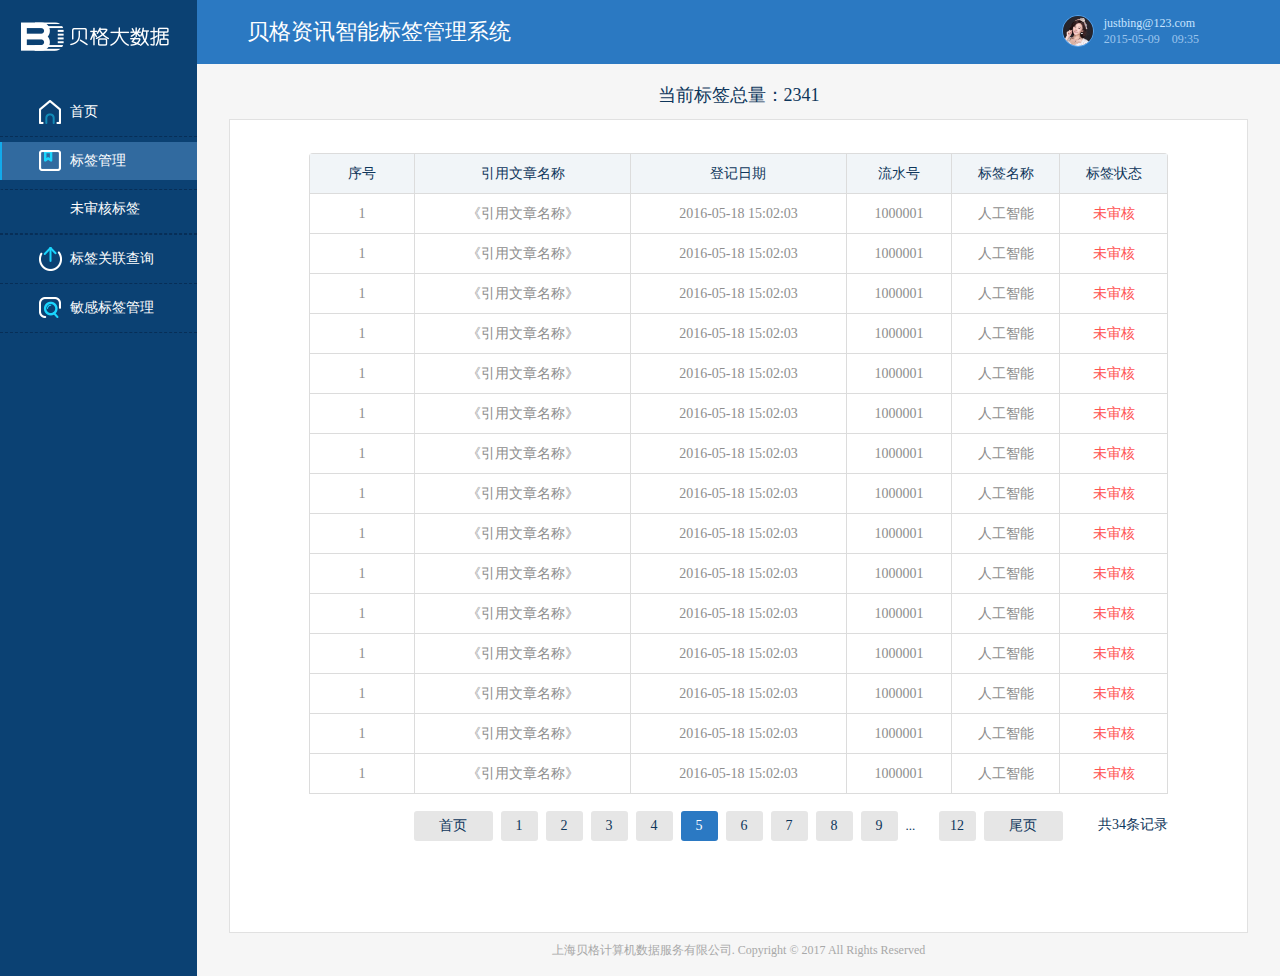
<file: referenceArticle.html>
<!DOCTYPE html>
<html>
<head lang="en">
    <meta charset="UTF-8">
    <title></title>
    <link rel="stylesheet" href="css/reset.css"/>
    <link rel="stylesheet" href="css/management.css"/>
    <script src="js/jQuery.1.8.2.min.js"></script>
    <script src="js/nw-scroll.min.js"></script>
</head>
<body>
    <div class="left">
        <div class="logo"><img src="images/logo.png" alt=""/></div>
        <div id="menu">
            <ul>
                <li>
                    <a href="index.html">首页</a>
                </li>
                <li>
                    <a  class="left_active" href="management.html">标签管理</a>
                    <ul style="display: block;">
                        <li><a href="notAudit.html">未审核标签</a></li>
                    </ul>
                </li>
                <li>
                    <a href="labelAssociated.html">标签关联查询</a>
                </li>
                <li>
                    <a href="sensitiveLabel.html">敏感标签管理</a>
                </li>
            </ul>
        </div>
    </div>
    <div class="right">
        <div class="header">
            <div class="header_left">贝格资讯智能标签管理系统</div>
            <div class="header_right">
                <div class="img"><img src="images/img.jpg" alt=""/></div>
                <div class="name">
                    <p>justbing@123.com</p>
                    <p>2015-05-09　09:35</p>
                </div>
            </div>
        </div>

        <div class="total_label">当前标签总量：2341</div>
        <div class="management">

            <div class="management_table" style="margin-top: 0px;">
                <table>
                    <thead>
                    <tr>
                        <th style="min-width: 75px;">序号</th>
                        <th id="names" style="min-width: 155px;">引用文章名称</th>
                        <th style="min-width:155px;">登记日期</th>
                        <th style="min-width: 75px;">流水号</th>
                        <th style="min-width: 77px;">标签名称</th>
                        <th style="min-width: 77px;">标签状态</th>
                    </tr>
                    </thead>
                    <tbody>
                    <tr>
                        <td>1</td>
                        <td>《引用文章名称》</td>
                        <td>2016-05-18 15:02:03</td>
                        <td>1000001</td>
                        <td>人工智能</td>
                        <td class="red">未审核</td>
                    </tr>
                    <tr>
                        <td>1</td>
                        <td>《引用文章名称》</td>
                        <td>2016-05-18 15:02:03</td>
                        <td>1000001</td>
                        <td>人工智能</td>
                        <td class="red">未审核</td>
                    </tr>
                    <tr>
                        <td>1</td>
                        <td>《引用文章名称》</td>
                        <td>2016-05-18 15:02:03</td>
                        <td>1000001</td>
                        <td>人工智能</td>
                        <td class="red">未审核</td>
                    </tr>
                    <tr>
                        <td>1</td>
                        <td>《引用文章名称》</td>
                        <td>2016-05-18 15:02:03</td>
                        <td>1000001</td>
                        <td>人工智能</td>
                        <td class="red">未审核</td>
                    </tr>
                    <tr>
                        <td>1</td>
                        <td>《引用文章名称》</td>
                        <td>2016-05-18 15:02:03</td>
                        <td>1000001</td>
                        <td>人工智能</td>
                        <td class="red">未审核</td>
                    </tr>
                    <tr>
                        <td>1</td>
                        <td>《引用文章名称》</td>
                        <td>2016-05-18 15:02:03</td>
                        <td>1000001</td>
                        <td>人工智能</td>
                        <td class="red">未审核</td>
                    </tr>
                    <tr>
                        <td>1</td>
                        <td>《引用文章名称》</td>
                        <td>2016-05-18 15:02:03</td>
                        <td>1000001</td>
                        <td>人工智能</td>
                        <td class="red">未审核</td>
                    </tr>
                    <tr>
                        <td>1</td>
                        <td>《引用文章名称》</td>
                        <td>2016-05-18 15:02:03</td>
                        <td>1000001</td>
                        <td>人工智能</td>
                        <td class="red">未审核</td>
                    </tr>
                    <tr>
                        <td>1</td>
                        <td>《引用文章名称》</td>
                        <td>2016-05-18 15:02:03</td>
                        <td>1000001</td>
                        <td>人工智能</td>
                        <td class="red">未审核</td>
                    </tr>
                    <tr>
                        <td>1</td>
                        <td>《引用文章名称》</td>
                        <td>2016-05-18 15:02:03</td>
                        <td>1000001</td>
                        <td>人工智能</td>
                        <td class="red">未审核</td>
                    </tr>
                    <tr>
                        <td>1</td>
                        <td>《引用文章名称》</td>
                        <td>2016-05-18 15:02:03</td>
                        <td>1000001</td>
                        <td>人工智能</td>
                        <td class="red">未审核</td>
                    </tr>
                    <tr>
                        <td>1</td>
                        <td>《引用文章名称》</td>
                        <td>2016-05-18 15:02:03</td>
                        <td>1000001</td>
                        <td>人工智能</td>
                        <td class="red">未审核</td>
                    </tr>
                    <tr>
                        <td>1</td>
                        <td>《引用文章名称》</td>
                        <td>2016-05-18 15:02:03</td>
                        <td>1000001</td>
                        <td>人工智能</td>
                        <td class="red">未审核</td>
                    </tr>
                    <tr>
                        <td>1</td>
                        <td>《引用文章名称》</td>
                        <td>2016-05-18 15:02:03</td>
                        <td>1000001</td>
                        <td>人工智能</td>
                        <td class="red">未审核</td>
                    </tr>
                    <tr>
                        <td>1</td>
                        <td>《引用文章名称》</td>
                        <td>2016-05-18 15:02:03</td>
                        <td>1000001</td>
                        <td>人工智能</td>
                        <td class="red">未审核</td>
                    </tr>

                    </tbody>
                </table>

            </div>

            <div class="pages" id="pages">
                <ul class="clearfix">
                    <li class="tohomePage">首页</li>
                    <li>1</li>
                    <li>2</li>
                    <li>3</li>
                    <li>4</li>
                    <li class="pages_active">5</li>
                    <li>6</li>
                    <li>7</li>
                    <li>8</li>
                    <li>9</li>
                    <li class="ellipsis">...</li>
                    <li>12</li>
                    <li class="tolastPage">尾页</li>
                </ul>
            </div>

            <div class="total_record">共34条记录</div>
        </div>

        <div class="footer02">上海贝格计算机数据服务有限公司. Copyright © 2017  All Rights Reserved</div>
    </div>
</body>
</html>


<script>


$(function(){

    //********************************************************左侧高度
    var screenH=document.documentElement.clientHeight;
    $(".left").height($(".right").height());
    $(".left").css("min-height",screenH);

    //********************************************************分页按钮点击
    $("#pages li").click(function(){
        if(!$(this).hasClass("ellipsis")){
            $(this).addClass("pages_active").siblings().removeClass("pages_active");
        }
    })
})
</script>
</file>
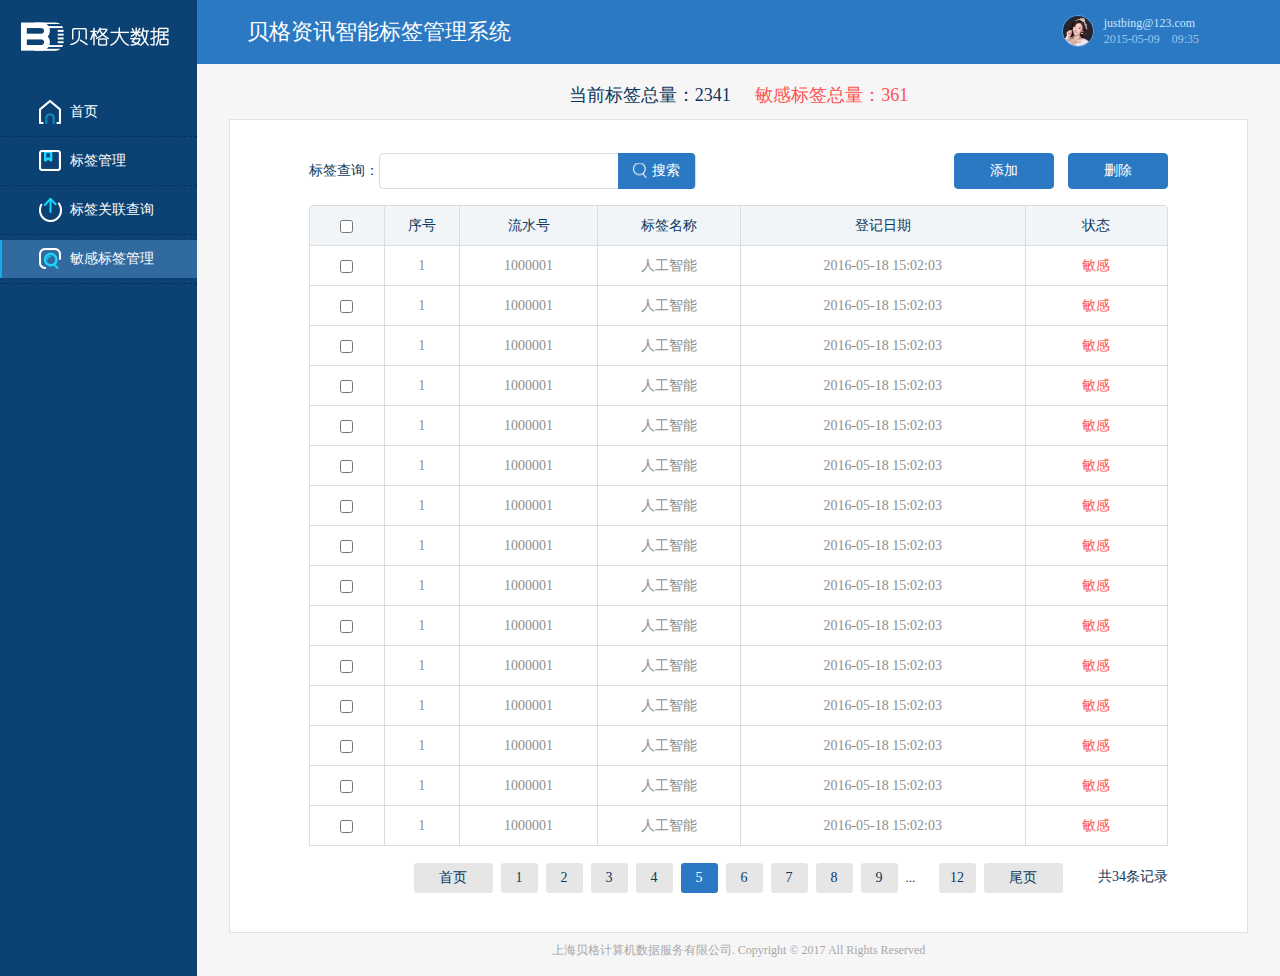
<file: sensitiveLabel.html>
<!DOCTYPE html>
<html>
<head lang="en">
    <meta charset="UTF-8">
    <title></title>
    <link rel="stylesheet" href="css/reset.css"/>
    <link rel="stylesheet" href="css/management.css"/>
    <script src="js/jQuery.1.8.2.min.js"></script>
    <script src="js/nw-scroll.min.js"></script>
</head>
<body>
<!--模态层-->
<div class="model"></div>
<div class="article_table bounced_label_name">
    <div class="close">×</div>

    <div class="labelName clearfix">
        <span>标签名称：</span>
        <div><input id="labelName" type="text" placeholder="人工标签"/></div>
    </div>

    <div class="promptName">
        <div id="cn3">
            <table>
                <tbody>
                <tr>
                    <td>00014458</td>
                    <td>人工智能</td>
                </tr>
                <tr>
                    <td>00014458</td>
                    <td>人工智能</td>
                </tr>
                <tr>
                    <td>00014458</td>
                    <td>人工智能</td>
                </tr>
                <tr>
                    <td>00014458</td>
                    <td>人工智能</td>
                </tr>
                <tr>
                    <td>00014458</td>
                    <td>人工智能</td>
                </tr>
                <tr>
                    <td>00014458</td>
                    <td>人工智能</td>
                </tr>
                <tr>
                    <td>00014458</td>
                    <td>人工智能</td>
                </tr>
                <tr>
                    <td>00014458</td>
                    <td>人工智能</td>
                </tr>
                <tr>
                    <td>00014458</td>
                    <td>人工智能</td>
                </tr>
                <tr>
                    <td>00014458</td>
                    <td>人工智能</td>
                </tr>
                <tr>
                    <td>00014458</td>
                    <td>人工智能</td>
                </tr>
                </tbody>
            </table>
        </div>

    </div>

    <div class="article_search_btn">
        <span>保存</span>
        <span>取消</span>
    </div>
</div>
<!--模态层结束-->
    <div class="left">
        <div class="logo"><img src="images/logo.png" alt=""/></div>
        <div id="menu">
            <ul>
                <li>
                    <a href="index.html">首页</a>
                </li>
                <li>
                    <a href="management.html">标签管理</a>
                    <ul>
                        <li><a href="#">未审核标签</a></li>
                    </ul>
                </li>
                <li>
                    <a href="labelAssociated.html">标签关联查询</a>
                </li>
                <li>
                    <a href="#"  class="left_active">敏感标签管理</a>
                </li>
            </ul>
        </div>
    </div>
    <div class="right">
        <div class="header">
            <div class="header_left">贝格资讯智能标签管理系统</div>
            <div class="header_right">
                <div class="img"><img src="images/img.jpg" alt=""/></div>
                <div class="name">
                    <p>justbing@123.com</p>
                    <p>2015-05-09　09:35</p>
                </div>
            </div>
        </div>

        <div class="total_label">当前标签总量：2341 <span>敏感标签总量：361</span></div>
        <div class="management">
            <div class="management_top clearfix">
                <div class="management_l">
                    <i>标签查询：</i>
                    <div class="search">
                        <input type="text"/><span><a>搜索</a></span>
                    </div>
                </div>
                <div class="management_r">
                    <span id="addlabel">添加</span>
                    <span>删除</span>
                    <span style="display: none;"><a>添加</a></span>
                </div>
            </div>

            <div class="management_table">

                <table>
                    <thead>
                    <tr>
                        <th style="min-width: 40px;"><input type="checkbox"/></th>
                        <th style="min-width: 40px;">序号</th>
                        <th style="min-width: 75px;">流水号</th>
                        <th style="min-width: 77px;">标签名称</th>
                        <th style="min-width:155px;">登记日期</th>
                        <th style="min-width: 77px;">状态</th>
                    </tr>
                    </thead>
                    <tbody>
                    <tr>
                        <td><input type="checkbox"/></td>
                        <td>1</td>
                        <td>1000001</td>
                        <td>人工智能</td>
                        <td>2016-05-18 15:02:03</td>
                        <td class="red">敏感</td>
                    </tr>
                    <tr>
                        <td><input type="checkbox"/></td>
                        <td>1</td>
                        <td>1000001</td>
                        <td>人工智能</td>
                        <td>2016-05-18 15:02:03</td>
                        <td class="red">敏感</td>
                    </tr>
                    <tr>
                        <td><input type="checkbox"/></td>
                        <td>1</td>
                        <td>1000001</td>
                        <td>人工智能</td>
                        <td>2016-05-18 15:02:03</td>
                        <td class="red">敏感</td>
                    </tr>
                    <tr>
                        <td><input type="checkbox"/></td>
                        <td>1</td>
                        <td>1000001</td>
                        <td>人工智能</td>
                        <td>2016-05-18 15:02:03</td>
                        <td class="red">敏感</td>
                    </tr>
                    <tr>
                        <td><input type="checkbox"/></td>
                        <td>1</td>
                        <td>1000001</td>
                        <td>人工智能</td>
                        <td>2016-05-18 15:02:03</td>
                        <td class="red">敏感</td>
                    </tr>
                    <tr>
                        <td><input type="checkbox"/></td>
                        <td>1</td>
                        <td>1000001</td>
                        <td>人工智能</td>
                        <td>2016-05-18 15:02:03</td>
                        <td class="red">敏感</td>
                    </tr>
                    <tr>
                        <td><input type="checkbox"/></td>
                        <td>1</td>
                        <td>1000001</td>
                        <td>人工智能</td>
                        <td>2016-05-18 15:02:03</td>
                        <td class="red">敏感</td>
                    </tr>
                    <tr>
                        <td><input type="checkbox"/></td>
                        <td>1</td>
                        <td>1000001</td>
                        <td>人工智能</td>
                        <td>2016-05-18 15:02:03</td>
                        <td class="red">敏感</td>
                    </tr>
                    <tr>
                        <td><input type="checkbox"/></td>
                        <td>1</td>
                        <td>1000001</td>
                        <td>人工智能</td>
                        <td>2016-05-18 15:02:03</td>
                        <td class="red">敏感</td>
                    </tr>
                    <tr>
                        <td><input type="checkbox"/></td>
                        <td>1</td>
                        <td>1000001</td>
                        <td>人工智能</td>
                        <td>2016-05-18 15:02:03</td>
                        <td class="red">敏感</td>
                    </tr>
                    <tr>
                        <td><input type="checkbox"/></td>
                        <td>1</td>
                        <td>1000001</td>
                        <td>人工智能</td>
                        <td>2016-05-18 15:02:03</td>
                        <td class="red">敏感</td>
                    </tr>
                    <tr>
                        <td><input type="checkbox"/></td>
                        <td>1</td>
                        <td>1000001</td>
                        <td>人工智能</td>
                        <td>2016-05-18 15:02:03</td>
                        <td class="red">敏感</td>
                    </tr>
                    <tr>
                        <td><input type="checkbox"/></td>
                        <td>1</td>
                        <td>1000001</td>
                        <td>人工智能</td>
                        <td>2016-05-18 15:02:03</td>
                        <td class="red">敏感</td>
                    </tr>
                    <tr>
                        <td><input type="checkbox"/></td>
                        <td>1</td>
                        <td>1000001</td>
                        <td>人工智能</td>
                        <td>2016-05-18 15:02:03</td>
                        <td class="red">敏感</td>
                    </tr>
                    <tr>
                        <td><input type="checkbox"/></td>
                        <td>1</td>
                        <td>1000001</td>
                        <td>人工智能</td>
                        <td>2016-05-18 15:02:03</td>
                        <td class="red">敏感</td>
                    </tr>
                    </tbody>
                </table>

            </div>

            <div class="pages" id="pages">
                <ul class="clearfix">
                    <li class="tohomePage">首页</li>
                    <li>1</li>
                    <li>2</li>
                    <li>3</li>
                    <li>4</li>
                    <li class="pages_active">5</li>
                    <li>6</li>
                    <li>7</li>
                    <li>8</li>
                    <li>9</li>
                    <li class="ellipsis">...</li>
                    <li>12</li>
                    <li class="tolastPage">尾页</li>
                </ul>
            </div>

            <div class="total_record">共34条记录</div>
        </div>

        <div class="footer02">上海贝格计算机数据服务有限公司. Copyright © 2017  All Rights Reserved</div>
    </div>
</body>
</html>


<script>


$(function(){

    function sss(id){
        return document.getElementById(id)
    }
    //********************************************************左侧高度
    var screenH=document.documentElement.clientHeight;
    $(".left").height($(".right").height());
    $(".left").css("min-height",screenH);

    //********************************************************分页按钮点击
    $("#pages li").click(function(){
        if(!$(this).hasClass("ellipsis")){
            $(this).addClass("pages_active").siblings().removeClass("pages_active");
        }
    });
    //********************************************************弹框，输入标签名称出提示

    $("#labelName").focus(function(){
        $(this).parent("div").css("border-color","#2979c2");
    });

    $("#labelName").keyup(function(){
        if($(this).val()=="人工"){
            $(".promptName").show();
            scrolls.refresh();
        }
        if($(this).val()==""){
            $(".promptName").hide();
        }
    });

    //****************************************弹框提示内容
    var scrolls = nw.scroll(sss("cn3"), {
        yShow: true,
        xShow: false,
        autoHide: false
    });

    //****************************************点击添加标签
    $("#addlabel").click(function(){
        $(".bounced_label_name").show();
        $(".model").show();
    });
    $(".close").click(function(){
        $(".bounced_label_name").hide();
        $(".model").hide();
    })
})
</script>
</file>
<file: css/index.css>
.total_label{
    line-height: 21px;
    color: #0e365b;
    font-size: 18px;
    text-align: center;
    margin-top: 7px;
}

.hot_label{
    border-bottom: 1px dashed #e1e1e1;
}
.hot_label span{
    line-height: 26px;
    font-size: 14px;
    color: #0e365b;
    float: left;
}
.hot_label ul{
    float: left;
}
.hot_label li{
    float: left;
    margin: 0 8px;
    height: 24px;
    line-height: 24px;
    border-radius: 4px;
    width: 93px;
    border: 1px solid #afb7c1;
    color: #afb7c1;
    text-align: center;
    margin-bottom: 11px;
}
.hot_label li:last-child{
    margin-right: 0;
}


.wrapper_right{
    /*width: calc((100% - 37px)/2);*/
    /*float: right;*/
    margin:0 50px
}
.tabs{
    height: 43px;
    overflow: hidden;
    position: relative;
    top: 1px;
}
.tabs li{
    width: 101px;
    height: 41px;
    border: 1px solid #d6d6d6;
    border-right: none;
    background: #f2f2f2;
    color: #0e365b;
    line-height: 41px;
    text-align: center;
    float: left;
    cursor: pointer;
    font-size: 14px;
    font-weight: bold;
}
.tabs li:last-child{
    border-right: 1px solid #d6d6d6;
}
.tabs .active{
    background: #fff;
    border-bottom-color:#fff ;
    border-top: 3px solid #2b79c2;
}
.cont{
    /*width: calc(100% - 2px);*/
    border: 1px solid #d6d6d6;
    /*border-top: none;*/
    padding: 14px 55px 27px;
    background: #fff;
    margin-bottom: 14px;
}
.chart{
    width: 100%;
    /*height: 380px;*/
}
.chart img{
    width: 100%;
    height: 100%;
}
.mosthotlabel{
    float: left;
    width: calc((100% - 7px - 4px)/2);
    border: 1px solid #d6d6d6;
    background: #fff;
    height: 377px;
}


.mosthotlabel:last-child{
    float: right;

}
.mosthotlabel h6{
    margin: 4px 20px 0;
    line-height: 44px;
    font-size: 14px;
    color: #0e365b;
    padding-left: 31px;
    background: url("../images/right_icon01.png") no-repeat left center;
    border-bottom: 1px dashed #d6d6d6;

}
.mosthotlabel:last-child h6{
    background: url("../images/right_icon02.png") no-repeat left center;
}
.chart02{
    text-align: center;
}

.index_table{
    margin: 15px 33px;
    position: relative;
}
.index_table table{
    width: 100%;
    height: 281px;
    overflow: hidden;
}

.index_table tr td,.index_table tr th{
    height: 39px;
    line-height: 39px;
    color: #8e8e8e;
    font-size: 14px;
    text-align: center;
    border: 1px solid #dedede;

}
.index_table tr td a{
    color: #8e8e8e;
    text-decoration: none;
}
.index_table tr td:nth-of-type(3){
    cursor: pointer;
}
.index_table tr th{
    background: #f1f5f8;
    color: #0e365b;
}
.index_table .hover{
    position: relative;
}
.index_table .hover:after{
   content: '';
    position: absolute;
    width: 2px;
    height: 39px;
    background: #fff;
    right:-1px;
    top: 0px;

}
.index_table .hover a{
    color: #4da4e1;
   text-decoration: underline;
}
.articles{
    position: absolute;
    top: 41px;
    right: 0%;
    height: 240px;
    overflow: hidden;
}
.articles p{
    line-height: 29px;
    padding-left: 10px;
}
/*��������ʽ*/

.sc_cn {
    position: relative;
    overflow: hidden;
    outline:none;
}

.sc_m {
    display: inline-block;
    position: absolute;
    top: 0px;
    left: 0px;
}

.sc_r {
    position: absolute;
    top: 0;
    right: 1px;
    width: 16px;
    height: 100%;
}

.sc_b {
    position: absolute;
    bottom: 0px;
    height: 16px;
}

.sc_r_t {
    position: absolute;
    top: 0px;
    left: 0px;
    height: 20px;
    width: 100%;
    cursor: pointer;
    text-align: center;
    font-size: 16px;
    color: #fff;
    line-height: 21px;
    text-indent: 1px;
    -moz-user-select: none;
    -webkit-user-select: none;
    -ms-user-select: none;
    user-select: none;
    display: none;
}

.sc_r_c {
    position: absolute;
    /*top: 20px;*/
    /*left: 40%;*/
    width: 16px;
    background-color: #efefef;
    /*border-radius: 8px;*/
}

.sc_r_b {
    position: absolute;
    bottom: 0px;
    left: 0px;
    height: 20px;
    width: 100%;
    cursor: pointer;
    text-align: center;
    font-size: 16px;
    color: #fff;
    line-height: 16px;
    text-indent: 1px;
    -moz-user-select: none;
    -webkit-user-select: none;
    -ms-user-select: none;
    user-select: none;
    display: none;
}

.sc_r_c_bar {
    position: absolute;
    top: 0%;
    left: 0px;
    width: 14px;
    margin-left: 1px;
    background-color: #dedede;
    border-radius: 8px;
    cursor: pointer;
}

.sc_b_l {
    position: absolute;
    left: 0px;
    width: 20px;
    height: 100%;
    cursor: pointer;
    text-align: center;
    font-size: 16px;
    color: #fff;
    line-height: 14px;
    -moz-user-select: none;
    -webkit-user-select: none;
    -ms-user-select: none;
    user-select: none;
}

.sc_b_c {
    position: absolute;
    left: 20px;
    bottom: 30%;
    height: 6px;
    background-color: #c1bfbf;
    border-radius: 8px;
}

.sc_b_r {
    position: absolute;
    right: 0px;
    width: 20px;
    height: 100%;
    cursor: pointer;
    text-align: center;
    font-size: 16px;
    color: #fff;
    line-height: 14px;
    -moz-user-select: none;
    -webkit-user-select: none;
    -ms-user-select: none;
    user-select: none;
}

.sc_b_c_bar {
    position: absolute;
    left: 0%;
    height: 100%;
    background-color: #00BCD4;
    border-radius: 8px;
    overflow:hidden;
    cursor: pointer;
}
/*��������ʽ����*/
</file>
<file: css/management.css>
.total_label{
    line-height: 47px;
    color: #0e365b;
    font-size: 18px;
    text-align: center;
    margin-top: 8px;
}
.total_label span{
    color: #ff5252;
    padding-left: 20px;
}
.management{
    margin: 0 32px;
    height: 779px;
    border: 1px solid #e1e1e1;
    background: #fff;
    padding: 33px 79px 0;
}
.management_top{
    margin-bottom:  16px;
}
.management_l{
    float: left;
}
.management_l i{
    float: left;
    line-height: 36px;
    color: #0e365b;
}
.search{
    float:left;
    height: 34px;
    line-height: 34px;
    border: 1px solid #dcdcdc;
    border-radius: 4px;
    width: 315px;
    /*overflow: hidden;*/
}
.search input{
    float: left;
    border: none;
    height:34px;
    line-height: 34px;
    width: calc(100% - 77px - 20px);
   margin-left: 10px;
}
.search input:focus{
    outline: none;
}
.search span{
    width: 77px;
    height: 36px;
    line-height: 36px;
    float: right;
    background: #2b79c2;
    text-align: center;
    position: relative;
    top: -1px;
    border-radius:0 4px 4px 0;
    cursor: pointer;
}
.search span a{
    background: url("../images/search.png") no-repeat left center;
    padding-left: 19px;
    color: #fff;

}
.management_r{
    float: right;
}
.management_r span{
    margin-left: 11px;
    display: inline-block;
    width: 98px;
    height: 34px;
    line-height: 34px;
    border: 1px solid #2b79c2;
    background: #2b79c2;
    text-align: center;
    color: #fff;
    border-radius: 4px;
    cursor: pointer;
}
.management_r span:last-child{
    background: #f1f5f8;
    border-color: #c7d5e1;
    color:#2b79c2 ;
}
.management_r span a{
    padding-left: 18px;
    background: url("../images/add.png") no-repeat left center;
}
.management_table{
    margin-top: 16px;
    border-radius: 4px 4px 0 0;
    overflow: hidden;
    position: relative;
}
.management_table table{
    width: 100%;
    font-family: SimSun;
    font-size: 14px;
    color: #8e8e8e;


}
.management_table th{
    background: #f1f5f8;
    color: #0e365b;
}
.management_table td,.management_table th{
    border: 1px solid #dcdcdc;
    text-align: center;
    line-height: 39px;
    font-weight: normal;
}
.management_table tr td:nth-of-type(7){
    cursor: pointer;
}
.management_table td a{
    color: #8e8e8e;
    text-decoration: none;
}
.red{
    color: #ff5252;
}
.green{
    color: #6ab266;
}
 .hover{
    position: relative;
}
.hover:after{
    content: '';
    position: absolute;
    width: 2px;
    height: 39px;
    background: #fff;
    right:-1px;
    top: 0px;

}

.management_table .hover a{
    color: #4da4e1;
    text-decoration: underline;
}

.articlesName{
    position: absolute;
    top: 41px;
    right: 0%;
    height: 600px;

}
.articlesName p{
    line-height: 29px;
    padding-left: 10px;
}
.more{
    padding-right: 28px;
    text-align: right;
}
.more a{
    color: #2b79c3;
    text-decoration: none;
}
.more a:hover{
    text-decoration: underline;
}

.pages{
    /*margin-top: 17px;*/
    width: 658px;
    margin: 17px auto 0;
    font-family: SimSun;
}
.pages li{
    float: left;
    width: 37px;
    height: 30px;
    line-height: 30px;
    background: #e6e6e6;
    color: #0e365b;
    text-align: center;
    border-radius: 3px;
    margin: 0 4px;
    cursor: pointer;
}
.pages .tohomePage,.pages .tolastPage{
    width: 79px;
}
.pages .ellipsis{
    background: none;
    text-align: left;
    /*letter-spacing: 2px;*/
    font-size: 13px;
    width: 25px;
}
.pages .pages_active{
    background: #2b79c3;
    color: #fff;
}
.total_record{
    float: right;
    color: #0e365b;
    position: relative;
    top: -23px;
}

/*���ӱ�ǩҳ��*/
.addTags{
    margin-top:26px;
    font-family: SimSun;
    font-size: 14px;
    position: relative;
}
.addTags_til{
    height: 47px;
    border-bottom: 2px solid #e5e5e5;
    position: relative;
    font-family: "Microsoft yahei";
}
.addTags_til span{
    position: absolute;
    left: 50%;
    bottom: -10px;
    padding: 0 20px;
    background:#fff ;
    transform: translateX(-50%);
    line-height: 20px;
    color: #0e365b;
}
.tags_cont{
    margin-top: 28px;
    position: absolute;
    left: 50%;
    transform: translateX(-50%);
    margin-left: -50px;
}
.tags_cont li{
    margin-top: 13px;
    height: 36px;
    line-height: 36px;
}
.tags_cont li span{
    float: left;
    color: #0e365b;
    width: 94px;
    text-align: right;
    height: 36px;
}
.tags_cont li div{
    float: left;
    height: 34px;
    line-height: 34px;
    border: 1px solid #2b79c2;
    width: 286px;
    border-radius: 2px;

}
.tags_cont li div input{
    border: none;
    background: none;
    padding-left: 14px;
    display: inline-block;
    width: calc(100% - 14px);
}
.tags_cont li div input:focus{
    outline: none;
}
.tags_cont .disabled{
    border: 1px solid #dcdcdc;
}
.tags_cont .disabled input{
    color: #afafaf;
}
.tags_cont .tags_btn{
    border: none;
}
.tags_cont .tags_btn a{
    display: inline-block;
    width:  138px;
    height: 36px;
    line-height: 36px;
    text-align: center;
    color: #fff;
    background: #2b79c2;
    border-radius: 2px;
}
.tags_cont .tags_btn a:last-child{
    background: #b1b1b1;
    margin-left: 10px;
}
.tags_cont .art{
    background: url("../images/tags_icon.png") no-repeat 260px center;
}
.tags_cont .art input{
    width: calc(100% - 14px - 30px);
}

/*ģ̬��*/
.model{
    width: 100%;
    height: 100%;
    background: rgba(0,0,0,0.4);
    position: absolute;
    top: 0;
    left: 0;
    z-index: 100;
    display: none;
}
.article_table{
    z-index: 200;
    position: absolute;
    left: 50%;
    top: 50%;
    transform: translate(-50%,-50%);
    width: 519px;
    height: 441px;
    background: #fff;
    border: 1px solid #e5e5e5;
    border-radius: 5px;
    padding: 0 17px;
    font-family: SimSun;
    font-size: 14px;
    display: none;
}
.article_table_til{
    margin-top: 31px;

}
.article_table_til span{
    color: #0e365b;
    float: left;
    line-height: 34px;
}
.search_btn{
    float: left;
    position: relative;
    width: 229px;
    height: 34px;
    line-height: 34px;
    border: 1px solid #dcdcdc;
    border-radius: 4px;
    /*overflow: hidden;*/
}
.search_btn input{
    border: none;
    background: none;
    padding-left: 8px;
}
.search_btn input:focus{
    outline: none;
}
.search_btn div{
    position: absolute;
    width: 77px;
    height: 36px;
    background: #2b79c3;
    top: -1px;
    right: -1px;
    text-align: center;
    z-index: 100;
    border-radius: 0 4px 4px 0;
    cursor: pointer;
}
.search_btn div span{
    color: #fff;
    background: url("../images/search.png") no-repeat left 11px;
    padding-left: 19px;
    float: none;
    line-height: 36px;
    display: inline-block;
}
.article_search_result{
    margin-top: 8px;
}



/*****************************************************/
.table{
    /*margin: 0 18px 0 40px;*/
    /*width: calc(100% - 58px);*/
    background: #fff;
    height: 291px;
    overflow: hidden;
    position: relative;
    top: -39px;

}
.table table{
    margin-top: 38px;
    width: 100%;
}
.table tr td{
    border: 1px solid #dedede;
    line-height: 39px;
    text-align: center;
}
.table tr td:last-child{
    border: none;
    text-align: left;
}
.table tr td:last-child span{
    /*float: left;*/
    display: inline-block;
    width: calc(100% - 22px);
    border: 1px solid #dedede;
    border-left: none;
    line-height: 41px;
    border-top: none;
    position: relative;
    top: 1px;
    text-align: center;
}
/*.table tr:first-child td {*/
    /*border-top: none;*/
/*}*/
.thead{
    /*margin: 27px 18px 0 40px;*/
    position: relative;
    height: 41px;
}
.thead span {
    background: #f1f5f8;
    line-height: 39px;
    text-align: center;
    float: left;
    border: 1px solid #dedede;
    border-right: none;
    height: 39px;
    color: #10385c;
}
.thead span:first-child{
    /*border-radius: 5px 0 0 0;*/
}
.thead span:last-child{
    border: 1px solid #dedede;
    /*border-radius: 0 5px 0 0;*/

}
.radio_active{
    position: relative;
}
.radio_active:after{
    content: '';
    position: absolute;
    width:496px;
    height: 41px;
    left: 0;
    z-index: 300;
    border:1px solid #46a2f5;

}
.radio_active td{
    background: #d8edfe;
}
.radio_active td:last-child{
    background: none;
}
.radio_active td:last-child span{
    background: #d8edfe;
}
/*.table tr:nth-of-type(2n) td{*/
    /*background: #F7F4F4;*/
/*}*/
/*.table tr:nth-of-type(2n) td:last-of-type{*/
    /*background: none;*/
/*}*/
/*.table tr:nth-of-type(2n) td span{*/
    /*background: #F7F4F4;*/
/*}*/
/*��������ʽ*/

.sc_cn {
    position: relative;
    overflow: hidden;
    outline:none;
}

.sc_m {
    display: inline-block;
    position: absolute;
    top: 0px;
    left: 0px;
    width: 100%;

}

.sc_r {
    position: absolute;
    top: 0;
    right: 0px;
    width: 16px;
    height: 100%;
}

.sc_b {
    position: absolute;
    bottom: 0px;
    height: 16px;
}

.sc_r_t {
    position: absolute;
    top: 0px;
    left: 0px;
    height: 20px;
    width: 100%;
    cursor: pointer;
    text-align: center;
    font-size: 16px;
    color: #fff;
    line-height: 21px;
    text-indent: 1px;
    -moz-user-select: none;
    -webkit-user-select: none;
    -ms-user-select: none;
    user-select: none;
    display: none;
}

.sc_r_c {
    position: absolute;
    /*top: 20px;*/
    /*left: 40%;*/
    width: 16px;
    background-color: #efefef;
    /*border-radius: 8px;*/
}

.sc_r_b {
    position: absolute;
    bottom: 0px;
    left: 0px;
    height: 20px;
    width: 100%;
    cursor: pointer;
    text-align: center;
    font-size: 16px;
    color: #fff;
    line-height: 16px;
    text-indent: 1px;
    -moz-user-select: none;
    -webkit-user-select: none;
    -ms-user-select: none;
    user-select: none;
    display: none;
}

.sc_r_c_bar {
    position: absolute;
    top: 0%;
    left: 0px;
    width: 14px;
    margin-left: 1px;
    background-color: #dedede;
    border-radius: 8px;
    cursor: pointer;
}

.sc_b_l {
    position: absolute;
    left: 0px;
    width: 20px;
    height: 100%;
    cursor: pointer;
    text-align: center;
    font-size: 16px;
    color: #fff;
    line-height: 14px;
    -moz-user-select: none;
    -webkit-user-select: none;
    -ms-user-select: none;
    user-select: none;
}

.sc_b_c {
    position: absolute;
    left: 20px;
    bottom: 30%;
    height: 6px;
    background-color: #c1bfbf;
    border-radius: 8px;
}

.sc_b_r {
    position: absolute;
    right: 0px;
    width: 20px;
    height: 100%;
    cursor: pointer;
    text-align: center;
    font-size: 16px;
    color: #fff;
    line-height: 14px;
    -moz-user-select: none;
    -webkit-user-select: none;
    -ms-user-select: none;
    user-select: none;
}

.sc_b_c_bar {
    position: absolute;
    left: 0%;
    height: 100%;
    background-color: #00BCD4;
    border-radius: 8px;
    overflow:hidden;
    cursor: pointer;
}
/*��������ʽ����*/
.article_search_btn{
    position: absolute;
    bottom: 15px;
    left: 50%;
    transform: translateX(-50%);
}
.article_search_btn span{
    float: left;
    width: 100px;
    height: 36px;
    border-radius: 2px;
    line-height: 36px;
    text-align: center;
    color: #fff;
    background: #2b79c3;
    cursor: pointer;

}
.article_search_btn span:last-child{
    margin-left: 10px;
    background: #b1b1b1;
}
.close{
    width: 11px;
    height: 11px;
    position: absolute;
    right: 12px;
    top: 12px;
    /*background: url("../images/close.png") no-repeat center;*/
    cursor: pointer;
    color: #000;
}
/*ģ̬�����*/

/*���ӱ�ǩҳ�����*/


/*δ��˱�ǩ*/
.notAudit_btn{
    float: left;
}
.notAudit_btn span{
    margin-left: 0;
    margin-right: 11px;
}
.notAudit_btn span:last-child {
    background: #2b79c2;
    border-color: #2b79c2;
    color: #fff;
}
/*δ��˱�ǩ����*/

/*���б�ǩ����*/
.bounced_label_name{
    width: 373px;
    height: 461px;
    padding: 0 80px 0 100px;
}
.labelName{
    padding-top: 71px;

}
.labelName span{
    line-height: 36px;
    color: #0c3350;
    float: left;
}
.labelName div{
    width: 279px;
    height: 34px;
    line-height: 32px;
    float: left;
    border: 1px solid #dedede;
    border-radius: 4px;
}
.labelName div input{
    border: none;
    margin-left: 17px;
    width: calc(100% - 19px);
    position: relative;
    left: 1px;
}
.labelName div input:focus{
    outline: none;
}

.promptName{
    margin-top: 4px;
    display: none;
    height: 289px;
    overflow: hidden;
}
.promptName table{
    width: calc(100% - 20px);
    border: 1px solid #dedede;
    border-collapse: separate;
    border-left: 0;
    -webkit-border-radius: 6px;
    -moz-border-radius: 6px;
    border-radius: 6px;

}


.promptName table td{
    border: 1px solid #dedede;
    line-height: 39px;
    color: #8e8e8e;
    text-align: center;
}

.promptName table tr:first-of-type td:first-of-type{
    border-top-left-radius: 6px;
}
.promptName table tr:first-of-type td:last-of-type{
    border-top-right-radius: 6px;
}
.promptName table tr:last-of-type td:first-of-type{
    border-bottom-left-radius: 6px;
}
.promptName table tr:last-of-type td:last-of-type{
    border-bottom-right-radius: 6px;
}
/*���б�ǩ��������*/
</file>
<file: css/login.css>
.login_top{
    height: 36px;
    background: url("../images/login_01.jpg") no-repeat;
    background-size: cover;
}

.login_label{
    width: 348px;
    /*height: 280px;*/
    border: 1px solid #dfdfdf;

    background: #fff;
    padding: 19px 0 39px;
    /*margin: 146px auto 0;*/
    /*position: relative;*/
    position: absolute;
    top: 50%;
    left: 50%;
    transform: translate(-50%,-50%);
    margin-top: -36px;
}
.login_label h6{
    font-size: 18px;
    color: #535863;
    line-height: 60px;
    margin:0 10px;
    border-bottom: 1px solid #dfdfdf;
    text-align: center;
    font-weight: bold;

}
.login_label ul{
    padding-top: 6px;
    width: 200px;
    margin:0  auto;
}
.login_label li{
    margin-top: 10px;
    /*width: 200px;*/
    height: 31px;
    line-height: 31px;
    border: 1px solid #c9c9c9;
    font-size: 12px;
}
.login_label li input{
    border: none;
    outline: none;
    padding-left: 12px;
    color: #484848;
}
.login_bg{
    width: 251px;
    height: 65px;
    position: absolute;
    top: -65px;
    left: 50%;
    transform: translateX(-50%);
    background: url("../images/loginbg.png") no-repeat;
    background-size: cover;
}

.remindme{
    padding-top: 13px;
    line-height: 1px;
}
.remindme span{
    color: #484848;
    padding-left: 4px;
    font-size: 12px;
}
.login_label .login_btn{
    background: #2b79c3;
    color: #fff;
    text-align: center;
    border-color: #2b79c3;
    cursor: pointer;
}

.footer{
    line-height: 24px;
    color: #a8a8a8;
    font-size: 12px;
    position: absolute;
    bottom: 25px;
    border-top: 1px solid #f1f1f1;
    width: 100%;
    text-align: center;

}
</file>
